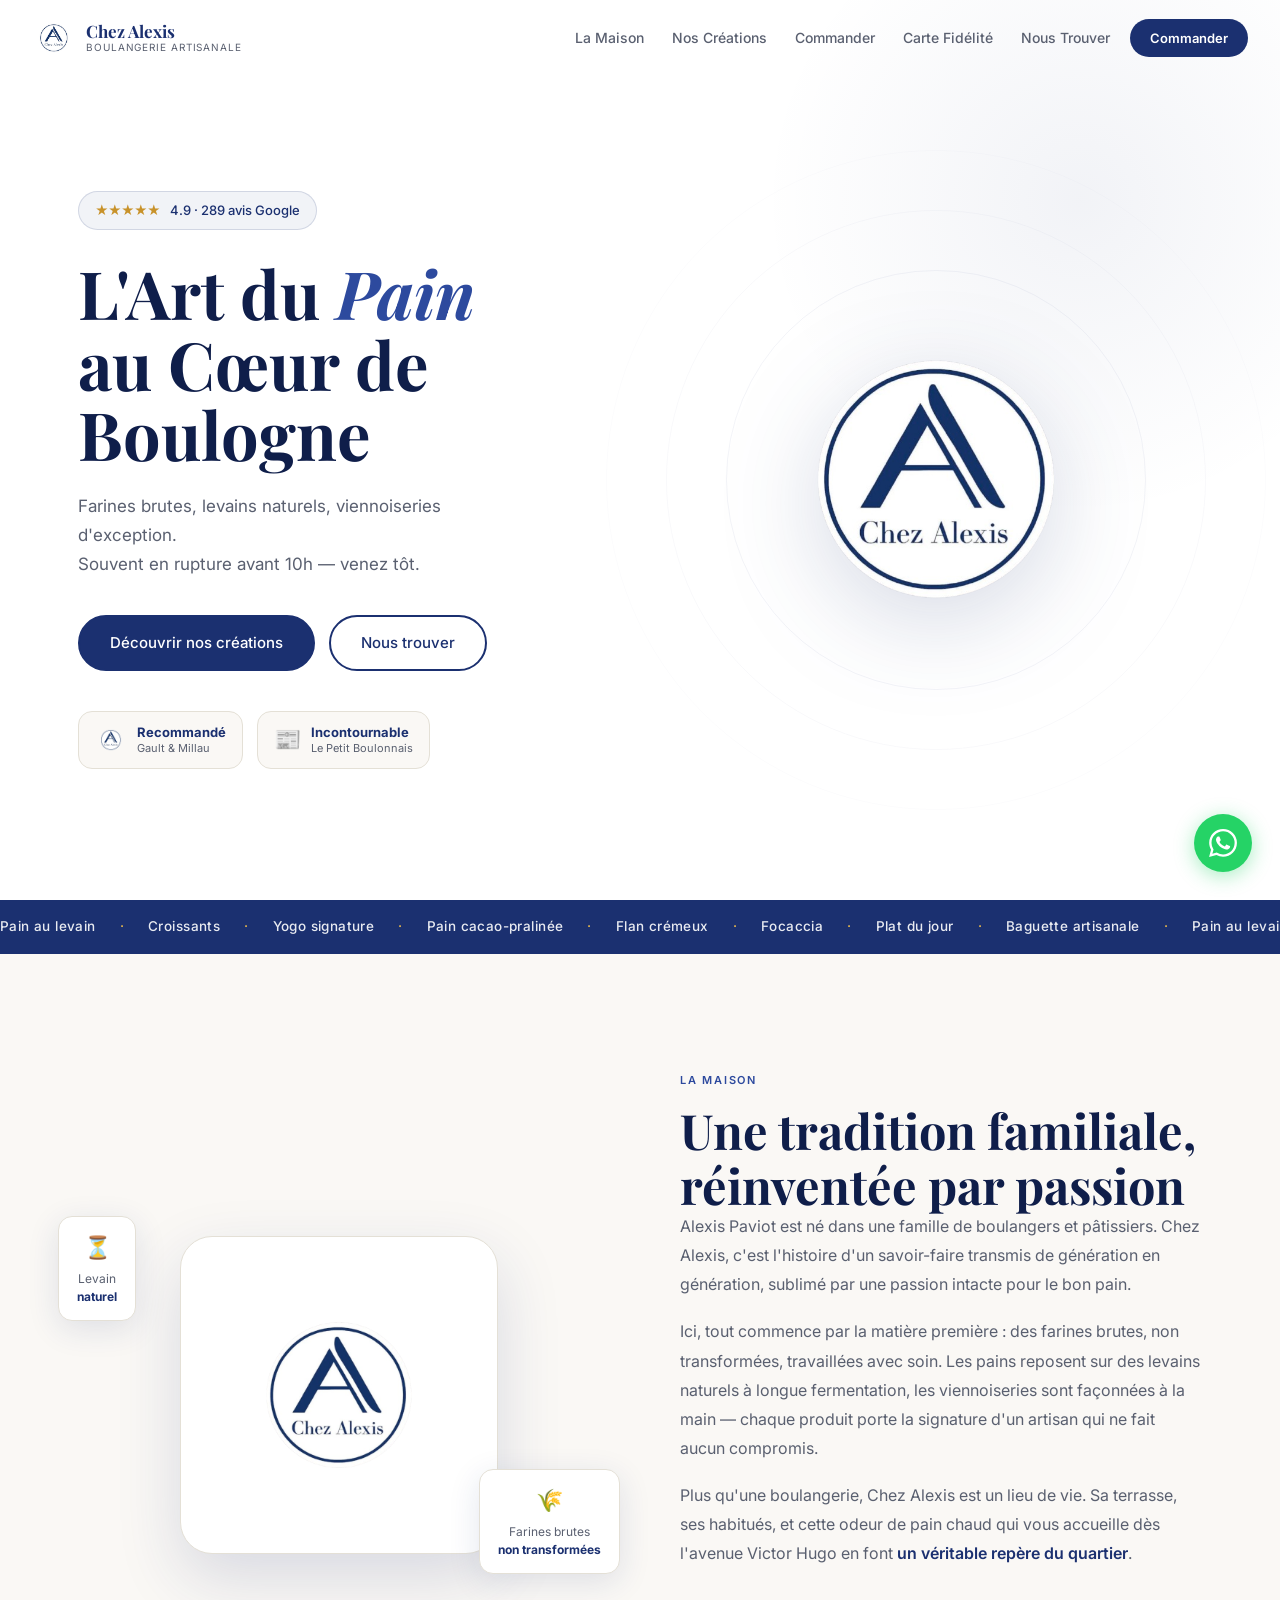
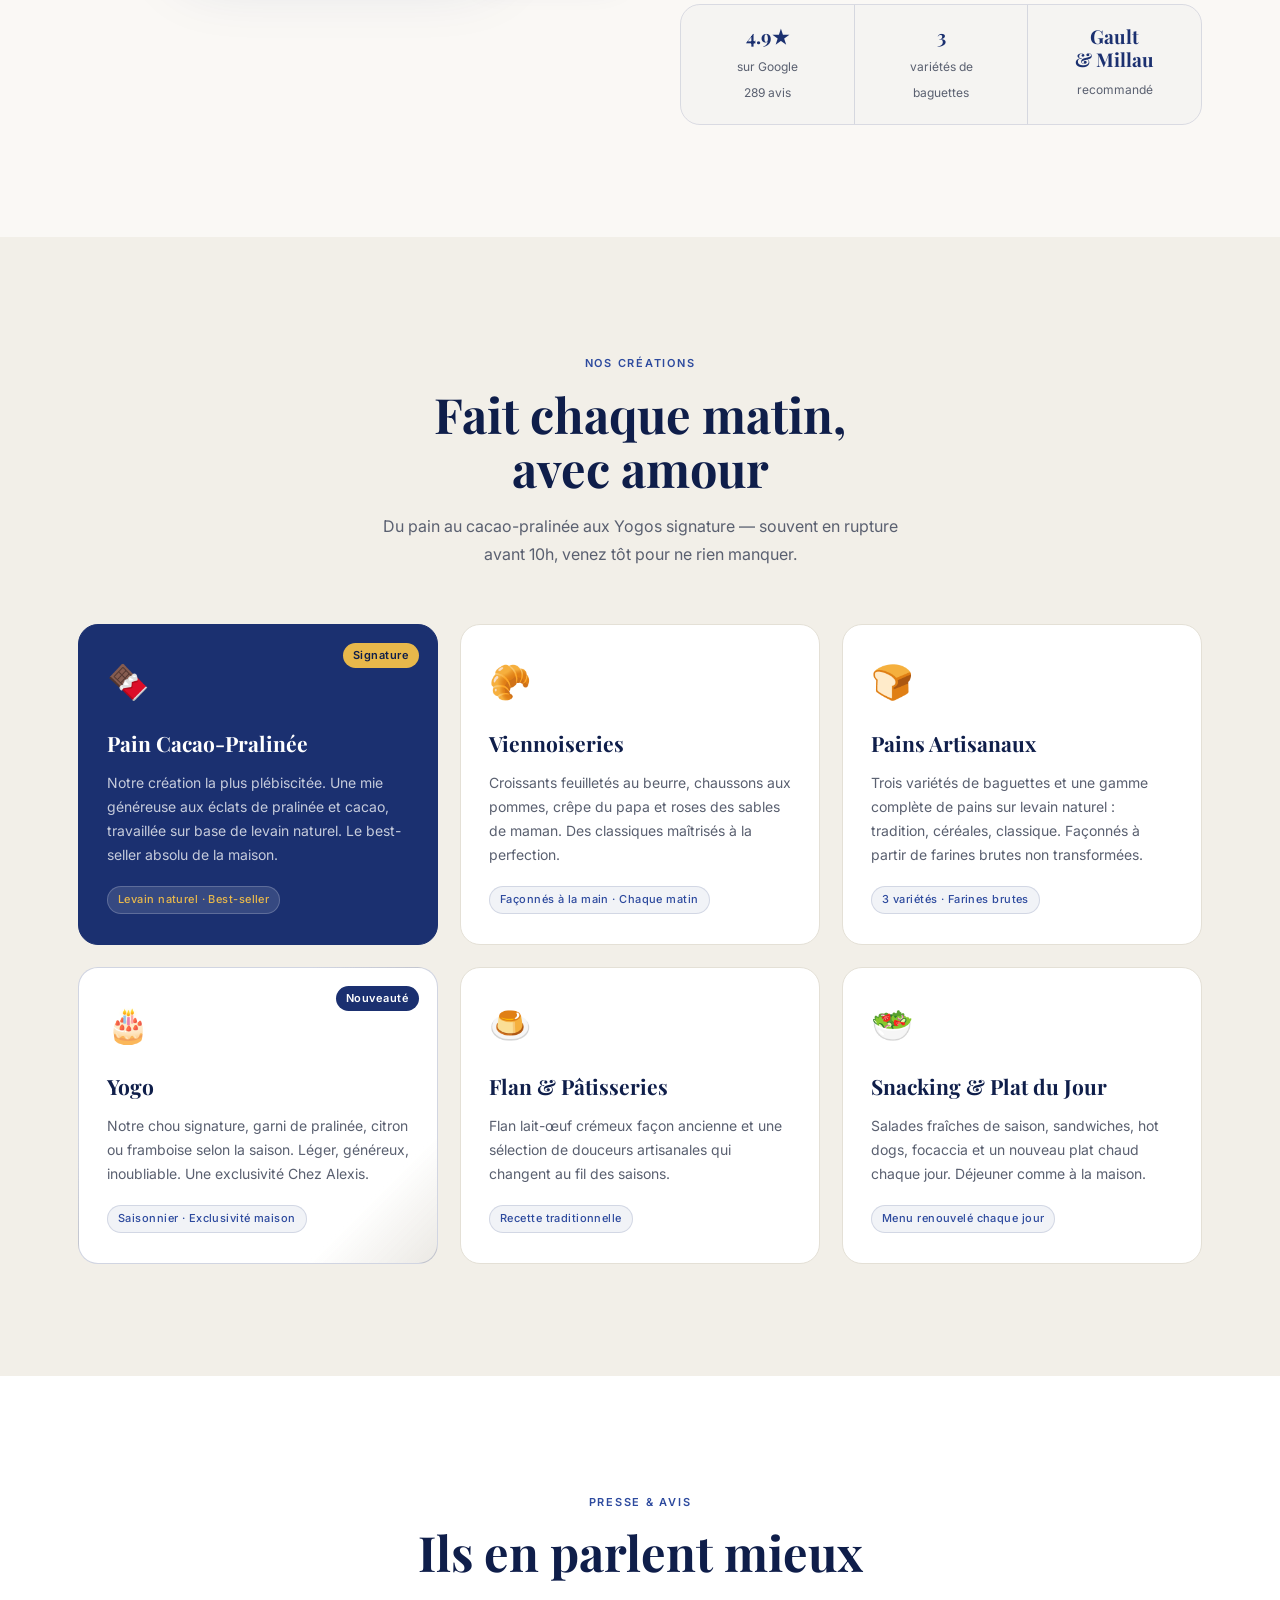
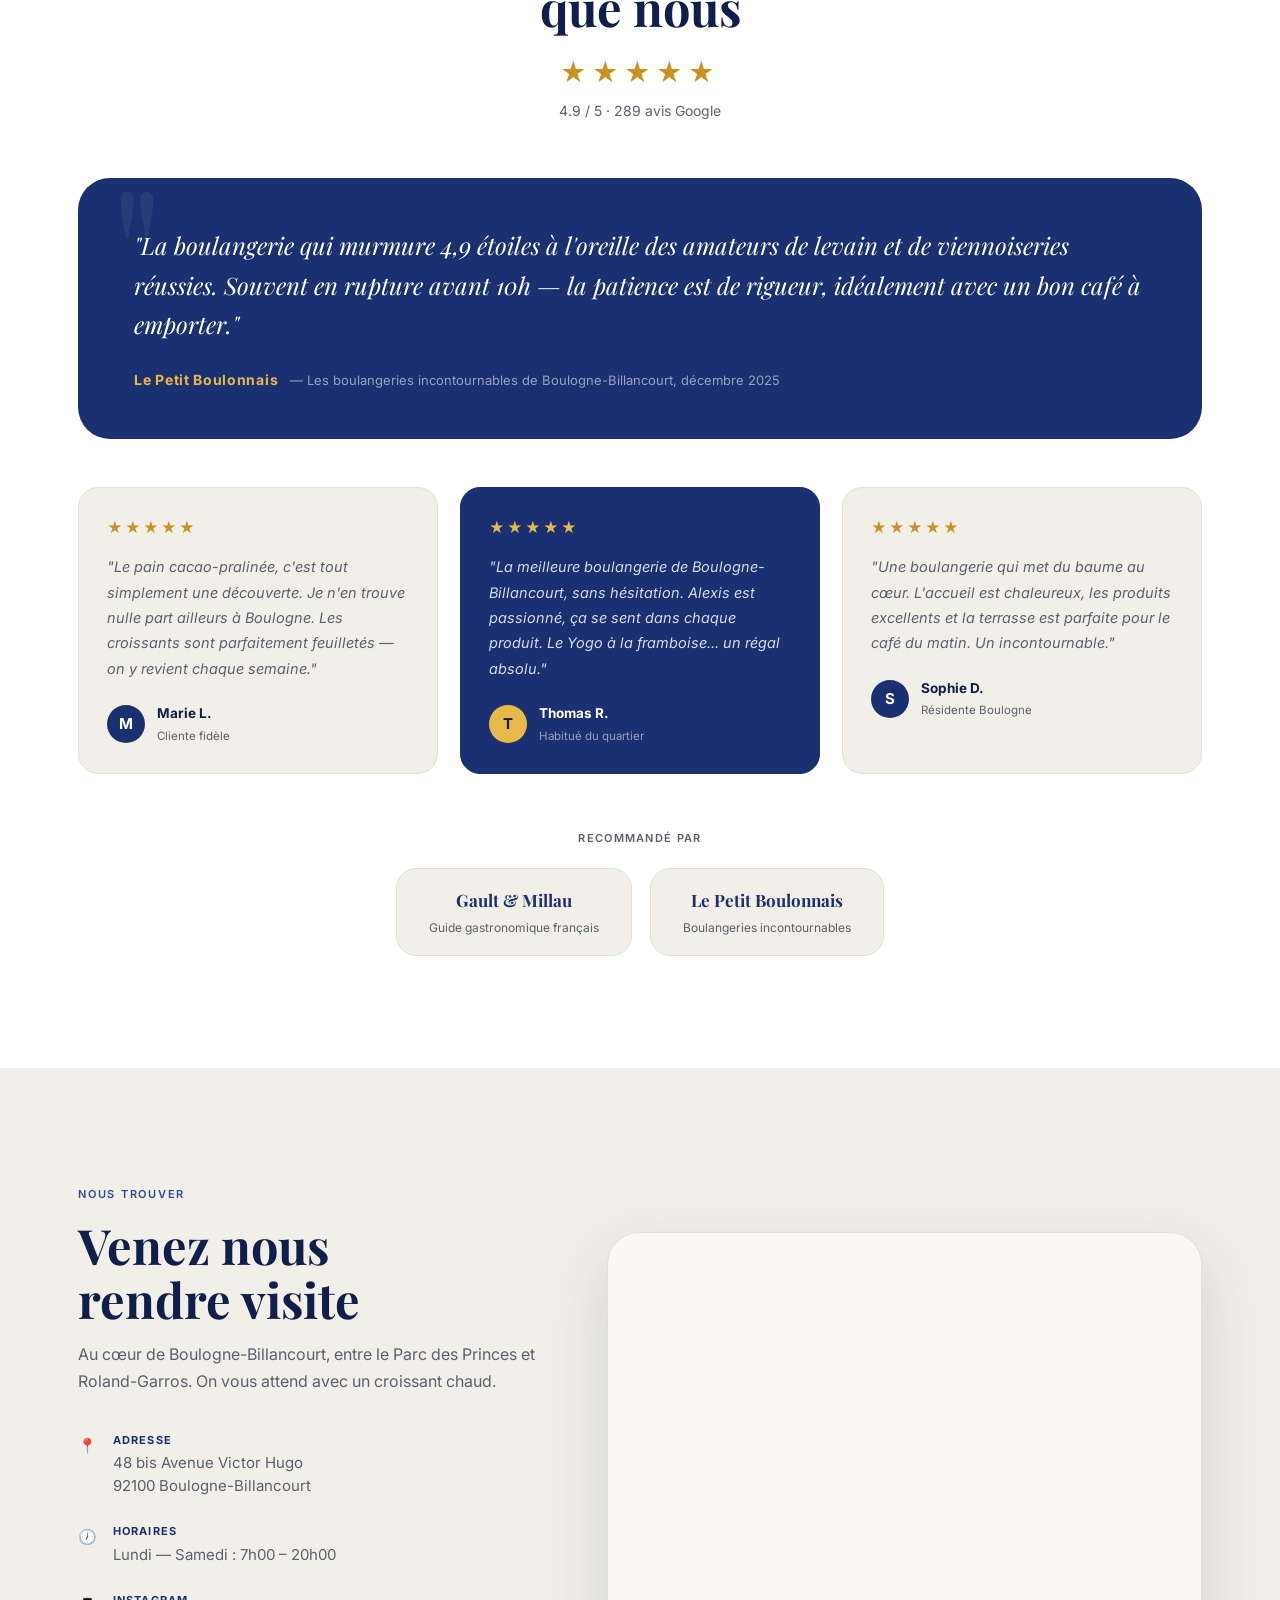
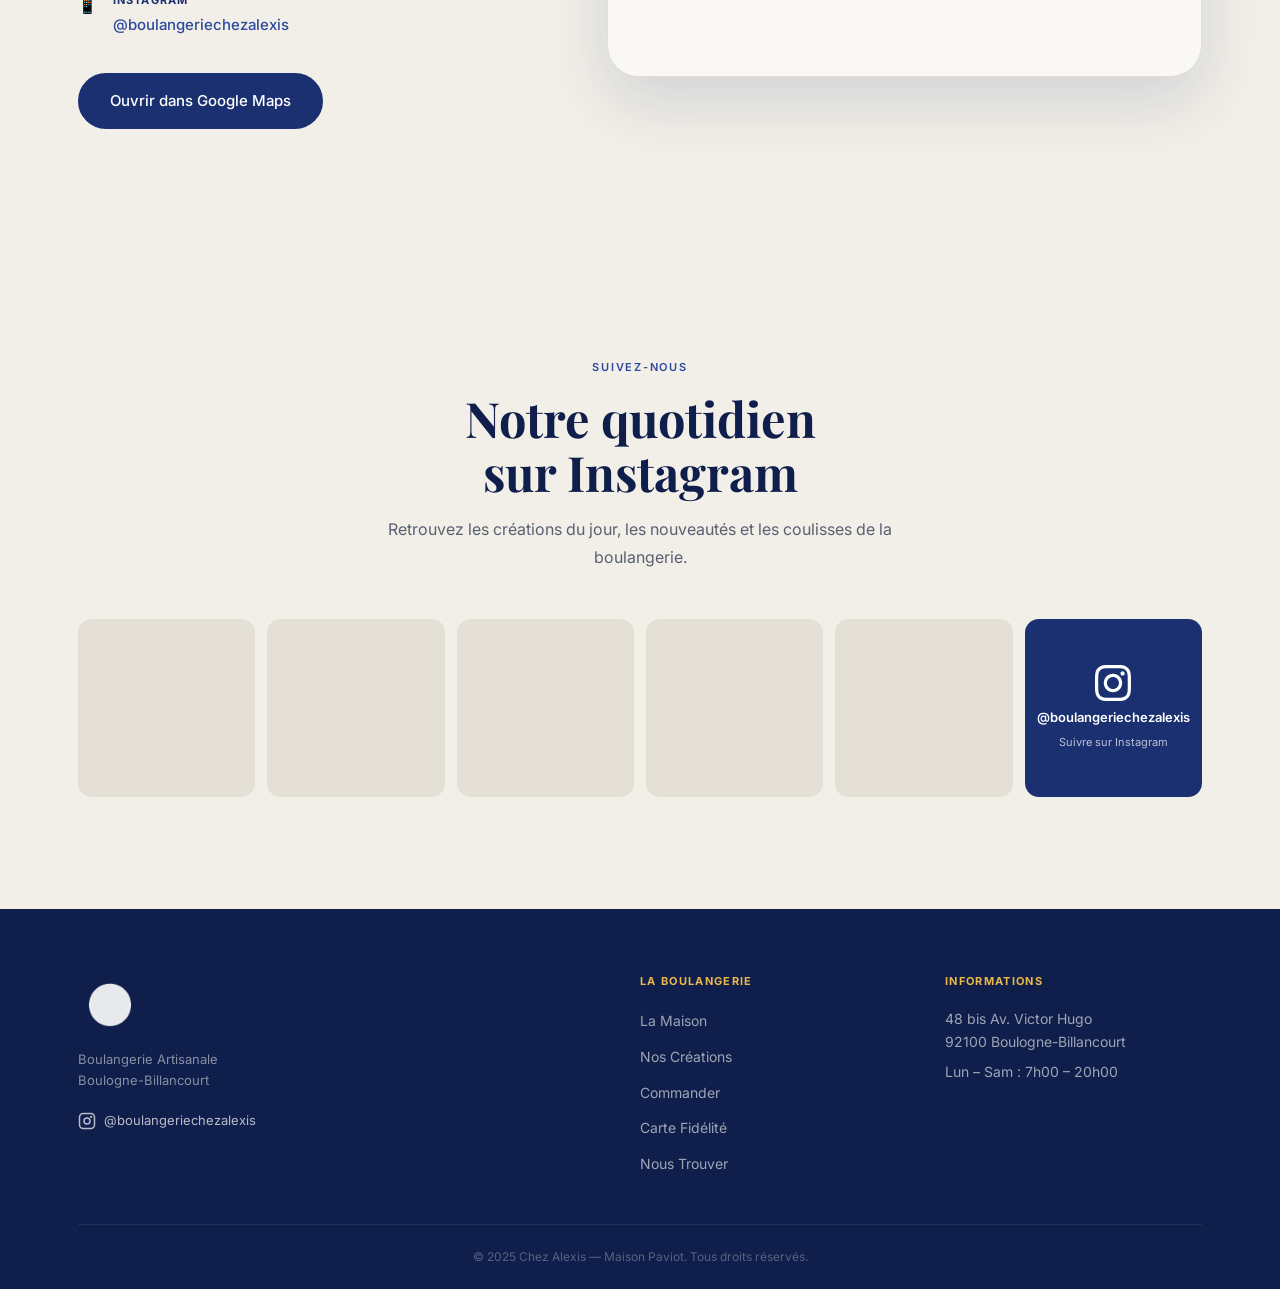
<file: index.html>
<!DOCTYPE html>
<html lang="fr">
<head>
  <meta charset="UTF-8" />
  <meta name="viewport" content="width=device-width, initial-scale=1.0" />

  <!-- ── Primary SEO ── -->
  <title>Chez Alexis — Boulangerie Artisanale à Boulogne-Billancourt | Pain au Levain & Viennoiseries</title>
  <meta name="description" content="Boulangerie artisanale Chez Alexis : pain au levain, croissants feuilletés, pain cacao-pralinée et Yogo signature. 4.9★ sur Google · 289 avis. 48 bis Avenue Victor Hugo, 92100 Boulogne-Billancourt. Lun–Sam 7h–20h." />
  <meta name="keywords" content="boulangerie Boulogne-Billancourt, pain au levain, Chez Alexis, boulangerie artisanale, croissants, viennoiseries, Yogo, pain cacao pralinée, 92100, Alexis Paviot" />
  <meta name="robots" content="index, follow" />
  <meta name="author" content="Chez Alexis — Maison Paviot" />
  <link rel="canonical" href="https://www.chezalexis-boulangerie.fr/" />

  <!-- ── Open Graph ── -->
  <meta property="og:type" content="website" />
  <meta property="og:locale" content="fr_FR" />
  <meta property="og:site_name" content="Chez Alexis" />
  <meta property="og:title" content="Chez Alexis — Boulangerie Artisanale à Boulogne-Billancourt" />
  <meta property="og:description" content="Pain au levain, croissants d'exception et Yogo signature. 4.9★ sur Google · 289 avis. 48 bis Avenue Victor Hugo, Boulogne-Billancourt." />
  <meta property="og:url" content="https://www.chezalexis-boulangerie.fr/" />
  <meta property="og:image" content="https://www.chezalexis-boulangerie.fr/assets/og-image.jpg" />
  <meta property="og:image:width" content="1200" />
  <meta property="og:image:height" content="630" />
  <meta property="og:image:alt" content="Boulangerie Chez Alexis — Boulogne-Billancourt" />

  <!-- ── Twitter Card ── -->
  <meta name="twitter:card" content="summary_large_image" />
  <meta name="twitter:title" content="Chez Alexis — Boulangerie Artisanale à Boulogne-Billancourt" />
  <meta name="twitter:description" content="Pain au levain, croissants d'exception et Yogo signature. 4.9★ sur Google." />
  <meta name="twitter:image" content="https://www.chezalexis-boulangerie.fr/assets/og-image.jpg" />

  <!-- ── JSON-LD Structured Data ── -->
  <script type="application/ld+json">
  {
    "@context": "https://schema.org",
    "@type": "Bakery",
    "name": "Chez Alexis",
    "alternateName": "Boulangerie Chez Alexis",
    "legalName": "Maison Paviot",
    "description": "Boulangerie artisanale fondée par Alexis Paviot, issu d'une famille de boulangers et pâtissiers. Pains au levain naturel, viennoiseries artisanales, pain cacao-pralinée signature et Yogo. 4.9★ sur Google, recommandé par Gault & Millau.",
    "url": "https://www.chezalexis-boulangerie.fr",
    "logo": "https://www.chezalexis-boulangerie.fr/assets/logo.png",
    "image": "https://www.chezalexis-boulangerie.fr/assets/og-image.jpg",
    "address": {
      "@type": "PostalAddress",
      "streetAddress": "48 bis Avenue Victor Hugo",
      "addressLocality": "Boulogne-Billancourt",
      "postalCode": "92100",
      "addressCountry": "FR",
      "addressRegion": "Île-de-France"
    },
    "geo": {
      "@type": "GeoCoordinates",
      "latitude": 48.8396,
      "longitude": 2.2409
    },
    "openingHoursSpecification": [
      {
        "@type": "OpeningHoursSpecification",
        "dayOfWeek": ["Monday","Tuesday","Wednesday","Thursday","Friday","Saturday"],
        "opens": "07:00",
        "closes": "20:00"
      }
    ],
    "aggregateRating": {
      "@type": "AggregateRating",
      "ratingValue": "4.9",
      "reviewCount": "289",
      "bestRating": "5",
      "worstRating": "1"
    },
    "sameAs": [
      "https://www.instagram.com/boulangeriechezalexis/",
      "https://fr.gaultmillau.com/en/artisans/chez-alexis"
    ],
    "servesCuisine": "Boulangerie française",
    "priceRange": "€",
    "currenciesAccepted": "EUR",
    "paymentAccepted": "Cash, Credit Card"
  }
  </script>

  <!-- ── Fonts ── -->
  <link rel="preconnect" href="https://fonts.googleapis.com" />
  <link rel="preconnect" href="https://fonts.gstatic.com" crossorigin />
  <link href="https://fonts.googleapis.com/css2?family=Playfair+Display:ital,wght@0,400;0,600;0,700;1,400;1,600&family=Inter:wght@300;400;500;600&display=swap" rel="stylesheet" />

  <link rel="stylesheet" href="style.css" />
</head>
<body>

  <!-- ════════════════════════════════
       NAV
  ════════════════════════════════ -->
  <header role="banner">
    <nav class="nav" id="nav" aria-label="Navigation principale">
      <div class="nav__inner">

        <a href="#accueil" class="nav__logo" aria-label="Chez Alexis — accueil">
          <img src="assets/logo.png" alt="Logo Chez Alexis" class="nav__logo-img" width="48" height="48" />
          <span class="nav__logo-text">
            <span class="nav__logo-name">Chez Alexis</span>
            <span class="nav__logo-sub">Boulangerie Artisanale</span>
          </span>
        </a>

        <ul class="nav__links" role="list">
          <li><a href="#maison">La Maison</a></li>
          <li><a href="#creations">Nos Créations</a></li>
          <li><a href="commander.html">Commander</a></li>
          <li><a href="fidelite.html">Carte Fidélité</a></li>
          <li><a href="#visiter">Nous Trouver</a></li>
        </ul>

        <a href="commander.html" class="nav__cta">Commander</a>

        <button class="nav__burger" id="burger" aria-label="Ouvrir le menu" aria-expanded="false" aria-controls="mobile-menu">
          <span></span><span></span><span></span>
        </button>
      </div>

      <div class="nav__mobile" id="mobile-menu" aria-hidden="true">
        <ul role="list">
          <li><a href="#maison">La Maison</a></li>
          <li><a href="#creations">Nos Créations</a></li>
          <li><a href="commander.html">Commander</a></li>
          <li><a href="fidelite.html">Carte Fidélité</a></li>
          <li><a href="#visiter">Nous Trouver</a></li>
        </ul>
      </div>
    </nav>
  </header>

  <main id="main-content">

    <!-- ════════════════════════════════
         HERO
    ════════════════════════════════ -->
    <section class="hero" id="accueil" aria-label="Présentation">
      <div class="hero__inner">

        <div class="hero__content" data-reveal>
          <div class="hero__badge" role="img" aria-label="Note : 4,9 sur 5 — 289 avis Google">
            <span class="hero__stars" aria-hidden="true">★★★★★</span>
            <span>4.9 · 289 avis Google</span>
          </div>

          <h1 class="hero__title">
            L'Art du <em>Pain</em><br>
            au Cœur de<br>
            Boulogne
          </h1>

          <p class="hero__subtitle">
            Farines brutes, levains naturels, viennoiseries d'exception.<br>
            Souvent en rupture avant 10h — venez tôt.
          </p>

          <div class="hero__actions">
            <a href="#creations" class="btn btn--primary">Découvrir nos créations</a>
            <a href="#visiter" class="btn btn--outline">Nous trouver</a>
          </div>

          <div class="hero__trust">
            <div class="trust-badge">
              <img src="assets/logo.png" alt="Chez Alexis" class="trust-badge__logo" width="36" height="36" />
              <div class="trust-badge__text">
                <strong>Recommandé</strong>
                <span>Gault &amp; Millau</span>
              </div>
            </div>
            <div class="trust-badge">
              <span class="trust-badge__icon" aria-hidden="true">📰</span>
              <div class="trust-badge__text">
                <strong>Incontournable</strong>
                <span>Le Petit Boulonnais</span>
              </div>
            </div>
          </div>
        </div>

        <div class="hero__visual" aria-hidden="true">
          <div class="hero__logo-display">
            <img src="assets/logo.png" alt="Chez Alexis — Boulangerie Artisanale" class="hero__logo-big" width="340" height="340" />
          </div>
          <div class="hero__deco-ring hero__deco-ring--1"></div>
          <div class="hero__deco-ring hero__deco-ring--2"></div>
          <div class="hero__deco-ring hero__deco-ring--3"></div>
        </div>

      </div>
    </section>

    <!-- ════════════════════════════════
         RIBBON
    ════════════════════════════════ -->
    <div class="ribbon" aria-hidden="true">
      <div class="ribbon__track">
        <span>Pain au levain</span><span class="ribbon__sep">·</span>
        <span>Croissants</span><span class="ribbon__sep">·</span>
        <span>Yogo signature</span><span class="ribbon__sep">·</span>
        <span>Pain cacao-pralinée</span><span class="ribbon__sep">·</span>
        <span>Flan crémeux</span><span class="ribbon__sep">·</span>
        <span>Focaccia</span><span class="ribbon__sep">·</span>
        <span>Plat du jour</span><span class="ribbon__sep">·</span>
        <span>Baguette artisanale</span><span class="ribbon__sep">·</span>
        <span>Pain au levain</span><span class="ribbon__sep">·</span>
        <span>Croissants</span><span class="ribbon__sep">·</span>
        <span>Yogo signature</span><span class="ribbon__sep">·</span>
        <span>Pain cacao-pralinée</span><span class="ribbon__sep">·</span>
        <span>Flan crémeux</span><span class="ribbon__sep">·</span>
        <span>Focaccia</span><span class="ribbon__sep">·</span>
        <span>Plat du jour</span><span class="ribbon__sep">·</span>
        <span>Baguette artisanale</span><span class="ribbon__sep">·</span>
      </div>
    </div>

    <!-- ════════════════════════════════
         LA MAISON
    ════════════════════════════════ -->
    <section class="section maison" id="maison" aria-labelledby="maison-title">
      <div class="container">
        <div class="maison__grid">

          <div class="maison__visual" data-reveal>
            <div class="maison__logo-wrap">
              <img src="assets/logo.png" alt="Chez Alexis — Maison Paviot" class="maison__logo" width="260" height="260" />
            </div>
            <div class="maison__card maison__card--1" aria-label="Farines brutes non transformées">
              <span aria-hidden="true">🌾</span>
              <p>Farines brutes<br><strong>non transformées</strong></p>
            </div>
            <div class="maison__card maison__card--2" aria-label="Levain naturel">
              <span aria-hidden="true">⏳</span>
              <p>Levain<br><strong>naturel</strong></p>
            </div>
          </div>

          <div class="maison__content" data-reveal>
            <span class="label" aria-hidden="true">La Maison</span>
            <h2 class="section-title" id="maison-title">
              Une tradition familiale,<br>réinventée par passion
            </h2>

            <p class="maison__text">
              Alexis Paviot est né dans une famille de boulangers et pâtissiers. Chez Alexis, c'est l'histoire d'un savoir-faire transmis de génération en génération, sublimé par une passion intacte pour le bon pain.
            </p>
            <p class="maison__text">
              Ici, tout commence par la matière première : des farines brutes, non transformées, travaillées avec soin. Les pains reposent sur des levains naturels à longue fermentation, les viennoiseries sont façonnées à la main — chaque produit porte la signature d'un artisan qui ne fait aucun compromis.
            </p>
            <p class="maison__text">
              Plus qu'une boulangerie, Chez Alexis est un lieu de vie. Sa terrasse, ses habitués, et cette odeur de pain chaud qui vous accueille dès l'avenue Victor Hugo en font <strong>un véritable repère du quartier</strong>.
            </p>

            <div class="maison__stats" role="list" aria-label="Chiffres clés">
              <div class="stat" role="listitem">
                <strong class="stat__value">4.9★</strong>
                <span class="stat__label">sur Google<br>289 avis</span>
              </div>
              <div class="stat" role="listitem">
                <strong class="stat__value">3</strong>
                <span class="stat__label">variétés de<br>baguettes</span>
              </div>
              <div class="stat" role="listitem">
                <strong class="stat__value">Gault<br>&amp; Millau</strong>
                <span class="stat__label">recommandé</span>
              </div>
            </div>
          </div>

        </div>
      </div>
    </section>

    <!-- ════════════════════════════════
         NOS CRÉATIONS
    ════════════════════════════════ -->
    <section class="section creations" id="creations" aria-labelledby="creations-title">
      <div class="container">

        <header class="section-header" data-reveal>
          <span class="label" aria-hidden="true">Nos Créations</span>
          <h2 class="section-title" id="creations-title">
            Fait chaque matin,<br>avec amour
          </h2>
          <p class="section-intro">
            Du pain au cacao-pralinée aux Yogos signature — souvent en rupture avant 10h, venez tôt pour ne rien manquer.
          </p>
        </header>

        <ul class="creations__grid" role="list">

          <li class="product-card product-card--hero" data-reveal>
            <div class="product-card__badge">Signature</div>
            <div class="product-card__icon" aria-hidden="true">🍫</div>
            <h3 class="product-card__title">Pain Cacao-Pralinée</h3>
            <p class="product-card__desc">
              Notre création la plus plébiscitée. Une mie généreuse aux éclats de pralinée et cacao, travaillée sur base de levain naturel. Le best-seller absolu de la maison.
            </p>
            <span class="product-card__tag">Levain naturel · Best-seller</span>
          </li>

          <li class="product-card" data-reveal>
            <div class="product-card__icon" aria-hidden="true">🥐</div>
            <h3 class="product-card__title">Viennoiseries</h3>
            <p class="product-card__desc">
              Croissants feuilletés au beurre, chaussons aux pommes, crêpe du papa et roses des sables de maman. Des classiques maîtrisés à la perfection.
            </p>
            <span class="product-card__tag">Façonnés à la main · Chaque matin</span>
          </li>

          <li class="product-card" data-reveal>
            <div class="product-card__icon" aria-hidden="true">🍞</div>
            <h3 class="product-card__title">Pains Artisanaux</h3>
            <p class="product-card__desc">
              Trois variétés de baguettes et une gamme complète de pains sur levain naturel : tradition, céréales, classique. Façonnés à partir de farines brutes non transformées.
            </p>
            <span class="product-card__tag">3 variétés · Farines brutes</span>
          </li>

          <li class="product-card product-card--accent" data-reveal>
            <div class="product-card__badge">Nouveauté</div>
            <div class="product-card__icon" aria-hidden="true">🎂</div>
            <h3 class="product-card__title">Yogo</h3>
            <p class="product-card__desc">
              Notre chou signature, garni de pralinée, citron ou framboise selon la saison. Léger, généreux, inoubliable. Une exclusivité Chez Alexis.
            </p>
            <span class="product-card__tag">Saisonnier · Exclusivité maison</span>
          </li>

          <li class="product-card" data-reveal>
            <div class="product-card__icon" aria-hidden="true">🍮</div>
            <h3 class="product-card__title">Flan &amp; Pâtisseries</h3>
            <p class="product-card__desc">
              Flan lait-œuf crémeux façon ancienne et une sélection de douceurs artisanales qui changent au fil des saisons.
            </p>
            <span class="product-card__tag">Recette traditionnelle</span>
          </li>

          <li class="product-card" data-reveal>
            <div class="product-card__icon" aria-hidden="true">🥗</div>
            <h3 class="product-card__title">Snacking &amp; Plat du Jour</h3>
            <p class="product-card__desc">
              Salades fraîches de saison, sandwiches, hot dogs, focaccia et un nouveau plat chaud chaque jour. Déjeuner comme à la maison.
            </p>
            <span class="product-card__tag">Menu renouvelé chaque jour</span>
          </li>

        </ul>
      </div>
    </section>

    <!-- ════════════════════════════════
         PRESSE & AVIS
    ════════════════════════════════ -->
    <section class="section presse" id="presse" aria-labelledby="presse-title">
      <div class="container">

        <header class="section-header" data-reveal>
          <span class="label" aria-hidden="true">Presse &amp; Avis</span>
          <h2 class="section-title" id="presse-title">
            Ils en parlent mieux<br>que nous
          </h2>
          <div class="presse__score" aria-label="Note moyenne : 4,9 sur 5 — 289 avis Google">
            <span class="presse__stars" aria-hidden="true">★★★★★</span>
            <span class="presse__meta">4.9 / 5 · 289 avis Google</span>
          </div>
        </header>

        <!-- Press quote -->
        <article class="press-quote" data-reveal aria-label="Citation presse — Le Petit Boulonnais">
          <blockquote class="press-quote__block">
            <p>
              "La boulangerie qui murmure 4,9 étoiles à l'oreille des amateurs de levain et de viennoiseries réussies. Souvent en rupture avant 10h&nbsp;— la patience est de rigueur, idéalement avec un bon café à emporter."
            </p>
          </blockquote>
          <footer class="press-quote__source">
            <span class="press-quote__pub">Le Petit Boulonnais</span>
            <span class="press-quote__context">— Les boulangeries incontournables de Boulogne-Billancourt, décembre 2025</span>
          </footer>
        </article>

        <!-- Review cards -->
        <ul class="reviews__grid" role="list" aria-label="Avis clients">

          <li class="review-card" data-reveal>
            <div class="review-card__stars" aria-label="5 étoiles" aria-hidden="true">★★★★★</div>
            <p class="review-card__text">
              "Le pain cacao-pralinée, c'est tout simplement une découverte. Je n'en trouve nulle part ailleurs à Boulogne. Les croissants sont parfaitement feuilletés — on y revient chaque semaine."
            </p>
            <div class="review-card__author">
              <div class="review-card__avatar" aria-hidden="true">M</div>
              <div>
                <strong>Marie L.</strong>
                <span>Cliente fidèle</span>
              </div>
            </div>
          </li>

          <li class="review-card review-card--featured" data-reveal>
            <div class="review-card__stars" aria-label="5 étoiles" aria-hidden="true">★★★★★</div>
            <p class="review-card__text">
              "La meilleure boulangerie de Boulogne-Billancourt, sans hésitation. Alexis est passionné, ça se sent dans chaque produit. Le Yogo à la framboise... un régal absolu."
            </p>
            <div class="review-card__author">
              <div class="review-card__avatar" aria-hidden="true">T</div>
              <div>
                <strong>Thomas R.</strong>
                <span>Habitué du quartier</span>
              </div>
            </div>
          </li>

          <li class="review-card" data-reveal>
            <div class="review-card__stars" aria-label="5 étoiles" aria-hidden="true">★★★★★</div>
            <p class="review-card__text">
              "Une boulangerie qui met du baume au cœur. L'accueil est chaleureux, les produits excellents et la terrasse est parfaite pour le café du matin. Un incontournable."
            </p>
            <div class="review-card__author">
              <div class="review-card__avatar" aria-hidden="true">S</div>
              <div>
                <strong>Sophie D.</strong>
                <span>Résidente Boulogne</span>
              </div>
            </div>
          </li>

        </ul>

        <!-- Press logos -->
        <div class="press-logos" data-reveal aria-label="Recommandations presse">
          <p class="press-logos__label">Recommandé par</p>
          <ul class="press-logos__list" role="list">
            <li class="press-logo-card">
              <strong class="press-logo-card__name">Gault &amp; Millau</strong>
              <span class="press-logo-card__desc">Guide gastronomique français</span>
            </li>
            <li class="press-logo-card">
              <strong class="press-logo-card__name">Le Petit Boulonnais</strong>
              <span class="press-logo-card__desc">Boulangeries incontournables</span>
            </li>
          </ul>
        </div>

      </div>
    </section>

    <!-- ════════════════════════════════
         NOUS TROUVER
    ════════════════════════════════ -->
    <section class="section visiter" id="visiter" aria-labelledby="visiter-title">
      <div class="container">
        <div class="visiter__grid">

          <div class="visiter__info" data-reveal>
            <span class="label" aria-hidden="true">Nous Trouver</span>
            <h2 class="section-title" id="visiter-title">
              Venez nous<br>rendre visite
            </h2>
            <p class="visiter__desc">
              Au cœur de Boulogne-Billancourt, entre le Parc des Princes et Roland-Garros. On vous attend avec un croissant chaud.
            </p>

            <address class="visiter__details" aria-label="Coordonnées de la boulangerie">
              <div class="visiter__detail">
                <span class="visiter__detail-icon" aria-hidden="true">📍</span>
                <div>
                  <strong>Adresse</strong>
                  <span>48 bis Avenue Victor Hugo<br>92100 Boulogne-Billancourt</span>
                </div>
              </div>
              <div class="visiter__detail">
                <span class="visiter__detail-icon" aria-hidden="true">🕖</span>
                <div>
                  <strong>Horaires</strong>
                  <span>
                    <time datetime="Mo-Sa 07:00-20:00">Lundi — Samedi : 7h00 – 20h00</time>
                  </span>
                </div>
              </div>
              <div class="visiter__detail">
                <span class="visiter__detail-icon" aria-hidden="true">📱</span>
                <div>
                  <strong>Instagram</strong>
                  <a href="https://www.instagram.com/boulangeriechezalexis/" target="_blank" rel="noopener noreferrer" class="visiter__ig">@boulangeriechezalexis</a>
                </div>
              </div>
            </address>

            <a href="https://maps.google.com/?q=48+bis+Avenue+Victor+Hugo,+92100+Boulogne-Billancourt" target="_blank" rel="noopener noreferrer" class="btn btn--primary visiter__maps-btn">
              Ouvrir dans Google Maps
            </a>
          </div>

          <div class="visiter__map" data-reveal>
            <iframe
              title="Localisation Chez Alexis — 48 bis Avenue Victor Hugo, Boulogne-Billancourt"
              src="https://maps.google.com/maps?q=48+bis+Avenue+Victor+Hugo,+92100+Boulogne-Billancourt&output=embed"
              allowfullscreen
              loading="lazy"
              referrerpolicy="no-referrer-when-downgrade"
              aria-label="Carte Google Maps — Chez Alexis">
            </iframe>
          </div>

        </div>
      </div>
    </section>

    <!-- ════════════════════════════════
         INSTAGRAM
    ════════════════════════════════ -->
    <section class="section instagram-section" id="instagram" aria-labelledby="instagram-title">
      <div class="container">
        <div class="instagram-header" data-reveal>
          <span class="label" aria-hidden="true">Suivez-nous</span>
          <h2 class="section-title" id="instagram-title">Notre quotidien<br>sur Instagram</h2>
          <p class="section-intro">Retrouvez les créations du jour, les nouveautés et les coulisses de la boulangerie.</p>
        </div>

        <div class="instagram-grid" data-reveal aria-label="Aperçu Instagram @boulangeriechezalexis">
          <a href="https://www.instagram.com/boulangeriechezalexis/" target="_blank" rel="noopener noreferrer" class="instagram-post" aria-label="Voir sur Instagram">
            <div class="instagram-post__img instagram-post__img--1"></div>
            <div class="instagram-post__overlay"><svg width="24" height="24" viewBox="0 0 24 24" fill="white" aria-hidden="true"><path d="M12 2.163c3.204 0 3.584.012 4.85.07 3.252.148 4.771 1.691 4.919 4.919.058 1.265.069 1.645.069 4.849 0 3.205-.012 3.584-.069 4.849-.149 3.225-1.664 4.771-4.919 4.919-1.266.058-1.644.07-4.85.07-3.204 0-3.584-.012-4.849-.07-3.26-.149-4.771-1.699-4.919-4.92-.058-1.265-.07-1.644-.07-4.849 0-3.204.013-3.583.07-4.849.149-3.227 1.664-4.771 4.919-4.919 1.266-.057 1.645-.069 4.849-.069zm0-2.163c-3.259 0-3.667.014-4.947.072-4.358.2-6.78 2.618-6.98 6.98-.059 1.281-.073 1.689-.073 4.948 0 3.259.014 3.668.072 4.948.2 4.358 2.618 6.78 6.98 6.98 1.281.058 1.689.072 4.948.072 3.259 0 3.668-.014 4.948-.072 4.354-.2 6.782-2.618 6.979-6.98.059-1.28.073-1.689.073-4.948 0-3.259-.014-3.667-.072-4.947-.196-4.354-2.617-6.78-6.979-6.98-1.281-.059-1.69-.073-4.949-.073zm0 5.838c-3.403 0-6.162 2.759-6.162 6.162s2.759 6.163 6.162 6.163 6.162-2.759 6.162-6.163c0-3.403-2.759-6.162-6.162-6.162zm0 10.162c-2.209 0-4-1.79-4-4 0-2.209 1.791-4 4-4s4 1.791 4 4c0 2.21-1.791 4-4 4zm6.406-11.845c-.796 0-1.441.645-1.441 1.44s.645 1.44 1.441 1.44c.795 0 1.439-.645 1.439-1.44s-.644-1.44-1.439-1.44z"/></svg></div>
          </a>
          <a href="https://www.instagram.com/boulangeriechezalexis/" target="_blank" rel="noopener noreferrer" class="instagram-post" aria-label="Voir sur Instagram">
            <div class="instagram-post__img instagram-post__img--2"></div>
            <div class="instagram-post__overlay"><svg width="24" height="24" viewBox="0 0 24 24" fill="white" aria-hidden="true"><path d="M12 2.163c3.204 0 3.584.012 4.85.07 3.252.148 4.771 1.691 4.919 4.919.058 1.265.069 1.645.069 4.849 0 3.205-.012 3.584-.069 4.849-.149 3.225-1.664 4.771-4.919 4.919-1.266.058-1.644.07-4.85.07-3.204 0-3.584-.012-4.849-.07-3.26-.149-4.771-1.699-4.919-4.92-.058-1.265-.07-1.644-.07-4.849 0-3.204.013-3.583.07-4.849.149-3.227 1.664-4.771 4.919-4.919 1.266-.057 1.645-.069 4.849-.069zm0-2.163c-3.259 0-3.667.014-4.947.072-4.358.2-6.78 2.618-6.98 6.98-.059 1.281-.073 1.689-.073 4.948 0 3.259.014 3.668.072 4.948.2 4.358 2.618 6.78 6.98 6.98 1.281.058 1.689.072 4.948.072 3.259 0 3.668-.014 4.948-.072 4.354-.2 6.782-2.618 6.979-6.98.059-1.28.073-1.689.073-4.948 0-3.259-.014-3.667-.072-4.947-.196-4.354-2.617-6.78-6.979-6.98-1.281-.059-1.69-.073-4.949-.073zm0 5.838c-3.403 0-6.162 2.759-6.162 6.162s2.759 6.163 6.162 6.163 6.162-2.759 6.162-6.163c0-3.403-2.759-6.162-6.162-6.162zm0 10.162c-2.209 0-4-1.79-4-4 0-2.209 1.791-4 4-4s4 1.791 4 4c0 2.21-1.791 4-4 4zm6.406-11.845c-.796 0-1.441.645-1.441 1.44s.645 1.44 1.441 1.44c.795 0 1.439-.645 1.439-1.44s-.644-1.44-1.439-1.44z"/></svg></div>
          </a>
          <a href="https://www.instagram.com/boulangeriechezalexis/" target="_blank" rel="noopener noreferrer" class="instagram-post" aria-label="Voir sur Instagram">
            <div class="instagram-post__img instagram-post__img--3"></div>
            <div class="instagram-post__overlay"><svg width="24" height="24" viewBox="0 0 24 24" fill="white" aria-hidden="true"><path d="M12 2.163c3.204 0 3.584.012 4.85.07 3.252.148 4.771 1.691 4.919 4.919.058 1.265.069 1.645.069 4.849 0 3.205-.012 3.584-.069 4.849-.149 3.225-1.664 4.771-4.919 4.919-1.266.058-1.644.07-4.85.07-3.204 0-3.584-.012-4.849-.07-3.26-.149-4.771-1.699-4.919-4.92-.058-1.265-.07-1.644-.07-4.849 0-3.204.013-3.583.07-4.849.149-3.227 1.664-4.771 4.919-4.919 1.266-.057 1.645-.069 4.849-.069zm0-2.163c-3.259 0-3.667.014-4.947.072-4.358.2-6.78 2.618-6.98 6.98-.059 1.281-.073 1.689-.073 4.948 0 3.259.014 3.668.072 4.948.2 4.358 2.618 6.78 6.98 6.98 1.281.058 1.689.072 4.948.072 3.259 0 3.668-.014 4.948-.072 4.354-.2 6.782-2.618 6.979-6.98.059-1.28.073-1.689.073-4.948 0-3.259-.014-3.667-.072-4.947-.196-4.354-2.617-6.78-6.979-6.98-1.281-.059-1.69-.073-4.949-.073zm0 5.838c-3.403 0-6.162 2.759-6.162 6.162s2.759 6.163 6.162 6.163 6.162-2.759 6.162-6.163c0-3.403-2.759-6.162-6.162-6.162zm0 10.162c-2.209 0-4-1.79-4-4 0-2.209 1.791-4 4-4s4 1.791 4 4c0 2.21-1.791 4-4 4zm6.406-11.845c-.796 0-1.441.645-1.441 1.44s.645 1.44 1.441 1.44c.795 0 1.439-.645 1.439-1.44s-.644-1.44-1.439-1.44z"/></svg></div>
          </a>
          <a href="https://www.instagram.com/boulangeriechezalexis/" target="_blank" rel="noopener noreferrer" class="instagram-post" aria-label="Voir sur Instagram">
            <div class="instagram-post__img instagram-post__img--4"></div>
            <div class="instagram-post__overlay"><svg width="24" height="24" viewBox="0 0 24 24" fill="white" aria-hidden="true"><path d="M12 2.163c3.204 0 3.584.012 4.85.07 3.252.148 4.771 1.691 4.919 4.919.058 1.265.069 1.645.069 4.849 0 3.205-.012 3.584-.069 4.849-.149 3.225-1.664 4.771-4.919 4.919-1.266.058-1.644.07-4.85.07-3.204 0-3.584-.012-4.849-.07-3.26-.149-4.771-1.699-4.919-4.92-.058-1.265-.07-1.644-.07-4.849 0-3.204.013-3.583.07-4.849.149-3.227 1.664-4.771 4.919-4.919 1.266-.057 1.645-.069 4.849-.069zm0-2.163c-3.259 0-3.667.014-4.947.072-4.358.2-6.78 2.618-6.98 6.98-.059 1.281-.073 1.689-.073 4.948 0 3.259.014 3.668.072 4.948.2 4.358 2.618 6.78 6.98 6.98 1.281.058 1.689.072 4.948.072 3.259 0 3.668-.014 4.948-.072 4.354-.2 6.782-2.618 6.979-6.98.059-1.28.073-1.689.073-4.948 0-3.259-.014-3.667-.072-4.947-.196-4.354-2.617-6.78-6.979-6.98-1.281-.059-1.69-.073-4.949-.073zm0 5.838c-3.403 0-6.162 2.759-6.162 6.162s2.759 6.163 6.162 6.163 6.162-2.759 6.162-6.163c0-3.403-2.759-6.162-6.162-6.162zm0 10.162c-2.209 0-4-1.79-4-4 0-2.209 1.791-4 4-4s4 1.791 4 4c0 2.21-1.791 4-4 4zm6.406-11.845c-.796 0-1.441.645-1.441 1.44s.645 1.44 1.441 1.44c.795 0 1.439-.645 1.439-1.44s-.644-1.44-1.439-1.44z"/></svg></div>
          </a>
          <a href="https://www.instagram.com/boulangeriechezalexis/" target="_blank" rel="noopener noreferrer" class="instagram-post" aria-label="Voir sur Instagram">
            <div class="instagram-post__img instagram-post__img--5"></div>
            <div class="instagram-post__overlay"><svg width="24" height="24" viewBox="0 0 24 24" fill="white" aria-hidden="true"><path d="M12 2.163c3.204 0 3.584.012 4.85.07 3.252.148 4.771 1.691 4.919 4.919.058 1.265.069 1.645.069 4.849 0 3.205-.012 3.584-.069 4.849-.149 3.225-1.664 4.771-4.919 4.919-1.266.058-1.644.07-4.85.07-3.204 0-3.584-.012-4.849-.07-3.26-.149-4.771-1.699-4.919-4.92-.058-1.265-.07-1.644-.07-4.849 0-3.204.013-3.583.07-4.849.149-3.227 1.664-4.771 4.919-4.919 1.266-.057 1.645-.069 4.849-.069zm0-2.163c-3.259 0-3.667.014-4.947.072-4.358.2-6.78 2.618-6.98 6.98-.059 1.281-.073 1.689-.073 4.948 0 3.259.014 3.668.072 4.948.2 4.358 2.618 6.78 6.98 6.98 1.281.058 1.689.072 4.948.072 3.259 0 3.668-.014 4.948-.072 4.354-.2 6.782-2.618 6.979-6.98.059-1.28.073-1.689.073-4.948 0-3.259-.014-3.667-.072-4.947-.196-4.354-2.617-6.78-6.979-6.98-1.281-.059-1.69-.073-4.949-.073zm0 5.838c-3.403 0-6.162 2.759-6.162 6.162s2.759 6.163 6.162 6.163 6.162-2.759 6.162-6.163c0-3.403-2.759-6.162-6.162-6.162zm0 10.162c-2.209 0-4-1.79-4-4 0-2.209 1.791-4 4-4s4 1.791 4 4c0 2.21-1.791 4-4 4zm6.406-11.845c-.796 0-1.441.645-1.441 1.44s.645 1.44 1.441 1.44c.795 0 1.439-.645 1.439-1.44s-.644-1.44-1.439-1.44z"/></svg></div>
          </a>
          <a href="https://www.instagram.com/boulangeriechezalexis/" target="_blank" rel="noopener noreferrer" class="instagram-post instagram-post--cta" aria-label="Suivre sur Instagram">
            <div class="instagram-post__cta-inner">
              <svg width="36" height="36" viewBox="0 0 24 24" fill="currentColor" aria-hidden="true"><path d="M12 2.163c3.204 0 3.584.012 4.85.07 3.252.148 4.771 1.691 4.919 4.919.058 1.265.069 1.645.069 4.849 0 3.205-.012 3.584-.069 4.849-.149 3.225-1.664 4.771-4.919 4.919-1.266.058-1.644.07-4.85.07-3.204 0-3.584-.012-4.849-.07-3.26-.149-4.771-1.699-4.919-4.92-.058-1.265-.07-1.644-.07-4.849 0-3.204.013-3.583.07-4.849.149-3.227 1.664-4.771 4.919-4.919 1.266-.057 1.645-.069 4.849-.069zm0-2.163c-3.259 0-3.667.014-4.947.072-4.358.2-6.78 2.618-6.98 6.98-.059 1.281-.073 1.689-.073 4.948 0 3.259.014 3.668.072 4.948.2 4.358 2.618 6.78 6.98 6.98 1.281.058 1.689.072 4.948.072 3.259 0 3.668-.014 4.948-.072 4.354-.2 6.782-2.618 6.979-6.98.059-1.28.073-1.689.073-4.948 0-3.259-.014-3.667-.072-4.947-.196-4.354-2.617-6.78-6.979-6.98-1.281-.059-1.69-.073-4.949-.073zm0 5.838c-3.403 0-6.162 2.759-6.162 6.162s2.759 6.163 6.162 6.163 6.162-2.759 6.162-6.163c0-3.403-2.759-6.162-6.162-6.162zm0 10.162c-2.209 0-4-1.79-4-4 0-2.209 1.791-4 4-4s4 1.791 4 4c0 2.21-1.791 4-4 4zm6.406-11.845c-.796 0-1.441.645-1.441 1.44s.645 1.44 1.441 1.44c.795 0 1.439-.645 1.439-1.44s-.644-1.44-1.439-1.44z"/></svg>
              <strong>@boulangeriechezalexis</strong>
              <span>Suivre sur Instagram</span>
            </div>
          </a>
        </div>

      </div>
    </section>

  </main>

  <!-- ════════════════════════════════
       FOOTER
  ════════════════════════════════ -->
  <footer class="footer" role="contentinfo">
    <div class="container">
      <div class="footer__grid">

        <div class="footer__brand">
          <img src="assets/logo.png" alt="Chez Alexis" class="footer__logo" width="72" height="72" />
          <p class="footer__tagline">Boulangerie Artisanale<br>Boulogne-Billancourt</p>
          <a href="https://www.instagram.com/boulangeriechezalexis/" target="_blank" rel="noopener noreferrer" class="footer__ig" aria-label="Instagram Chez Alexis">
            <svg width="18" height="18" viewBox="0 0 24 24" fill="none" stroke="currentColor" stroke-width="2" stroke-linecap="round" stroke-linejoin="round" aria-hidden="true">
              <rect x="2" y="2" width="20" height="20" rx="5" ry="5"/>
              <circle cx="12" cy="12" r="4"/>
              <circle cx="17.5" cy="6.5" r="1.5" fill="currentColor" stroke="none"/>
            </svg>
            @boulangeriechezalexis
          </a>
        </div>

        <nav class="footer__nav" aria-label="Liens du pied de page">
          <h3 class="footer__nav-title">La Boulangerie</h3>
          <ul role="list">
            <li><a href="#maison">La Maison</a></li>
            <li><a href="#creations">Nos Créations</a></li>
            <li><a href="commander.html">Commander</a></li>
            <li><a href="fidelite.html">Carte Fidélité</a></li>
            <li><a href="#visiter">Nous Trouver</a></li>
          </ul>
        </nav>

        <div class="footer__contact">
          <h3 class="footer__nav-title">Informations</h3>
          <address>
            <p>48 bis Av. Victor Hugo<br>92100 Boulogne-Billancourt</p>
            <p><time datetime="Mo-Sa 07:00-20:00">Lun – Sam : 7h00 – 20h00</time></p>
          </address>
        </div>

      </div>

      <div class="footer__bottom">
        <p>&copy; 2025 Chez Alexis — Maison Paviot. Tous droits réservés.</p>
      </div>
    </div>
  </footer>

  <!-- WHATSAPP FLOATING BUTTON -->
  <!-- 📌 REPLACE: remplacer WHATSAPP_NUMBER par le numéro complet ex: 33612345678 -->
  <a
    href="https://wa.me/WHATSAPP_NUMBER?text=Bonjour%20Chez%20Alexis%20!"
    class="whatsapp-btn"
    target="_blank"
    rel="noopener noreferrer"
    aria-label="Nous contacter sur WhatsApp"
  >
    <svg width="28" height="28" viewBox="0 0 24 24" fill="currentColor" aria-hidden="true">
      <path d="M17.472 14.382c-.297-.149-1.758-.867-2.03-.967-.273-.099-.471-.148-.67.15-.197.297-.767.966-.94 1.164-.173.199-.347.223-.644.075-.297-.15-1.255-.463-2.39-1.475-.883-.788-1.48-1.761-1.653-2.059-.173-.297-.018-.458.13-.606.134-.133.298-.347.446-.52.149-.174.198-.298.298-.497.099-.198.05-.371-.025-.52-.075-.149-.669-1.612-.916-2.207-.242-.579-.487-.5-.669-.51-.173-.008-.371-.01-.57-.01-.198 0-.52.074-.792.372-.272.297-1.04 1.016-1.04 2.479 0 1.462 1.065 2.875 1.213 3.074.149.198 2.096 3.2 5.077 4.487.709.306 1.262.489 1.694.625.712.227 1.36.195 1.871.118.571-.085 1.758-.719 2.006-1.413.248-.694.248-1.289.173-1.413-.074-.124-.272-.198-.57-.347m-5.421 7.403h-.004a9.87 9.87 0 01-5.031-1.378l-.361-.214-3.741.982.998-3.648-.235-.374a9.86 9.86 0 01-1.51-5.26c.001-5.45 4.436-9.884 9.888-9.884 2.64 0 5.122 1.03 6.988 2.898a9.825 9.825 0 012.893 6.994c-.003 5.45-4.437 9.884-9.885 9.884m8.413-18.297A11.815 11.815 0 0012.05 0C5.495 0 .16 5.335.157 11.892c0 2.096.547 4.142 1.588 5.945L.057 24l6.305-1.654a11.882 11.882 0 005.683 1.448h.005c6.554 0 11.89-5.335 11.893-11.893a11.821 11.821 0 00-3.48-8.413z"/>
    </svg>
  </a>

  <script src="script.js"></script>
</body>
</html>
</file>
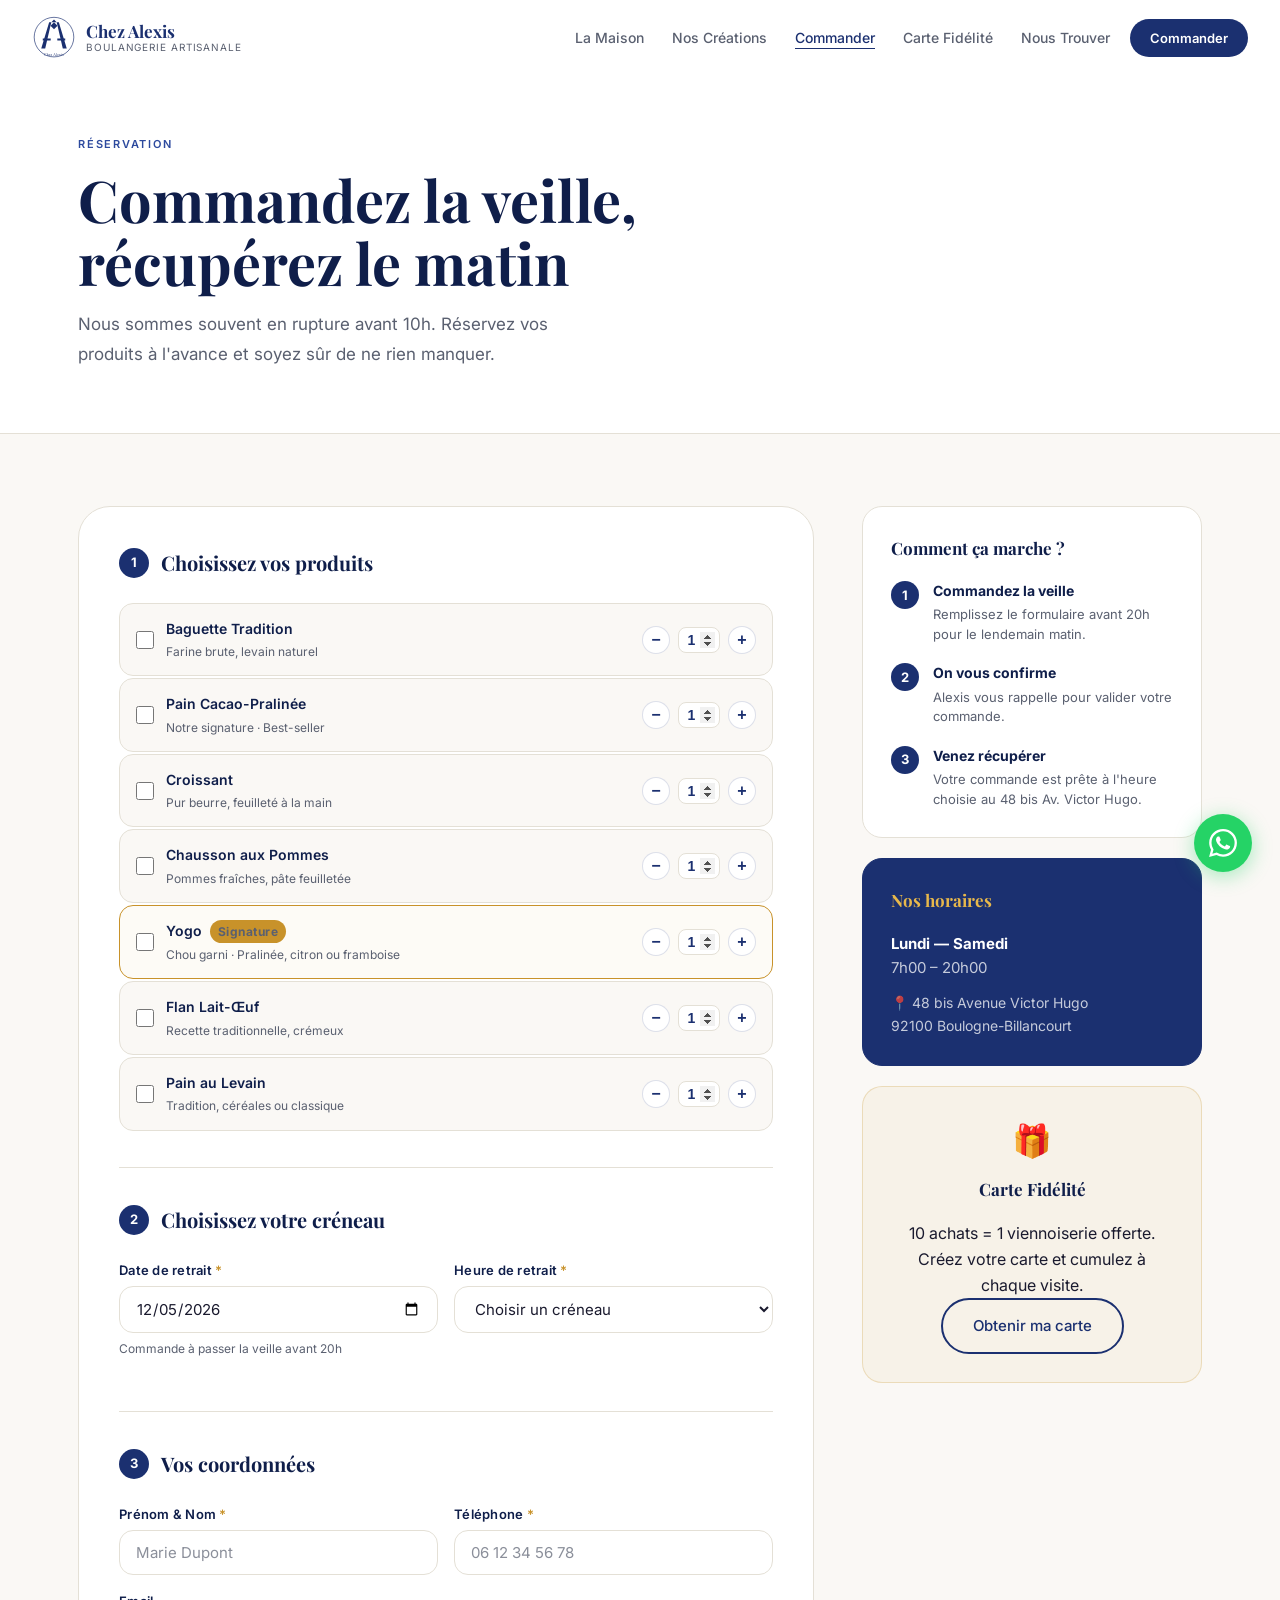
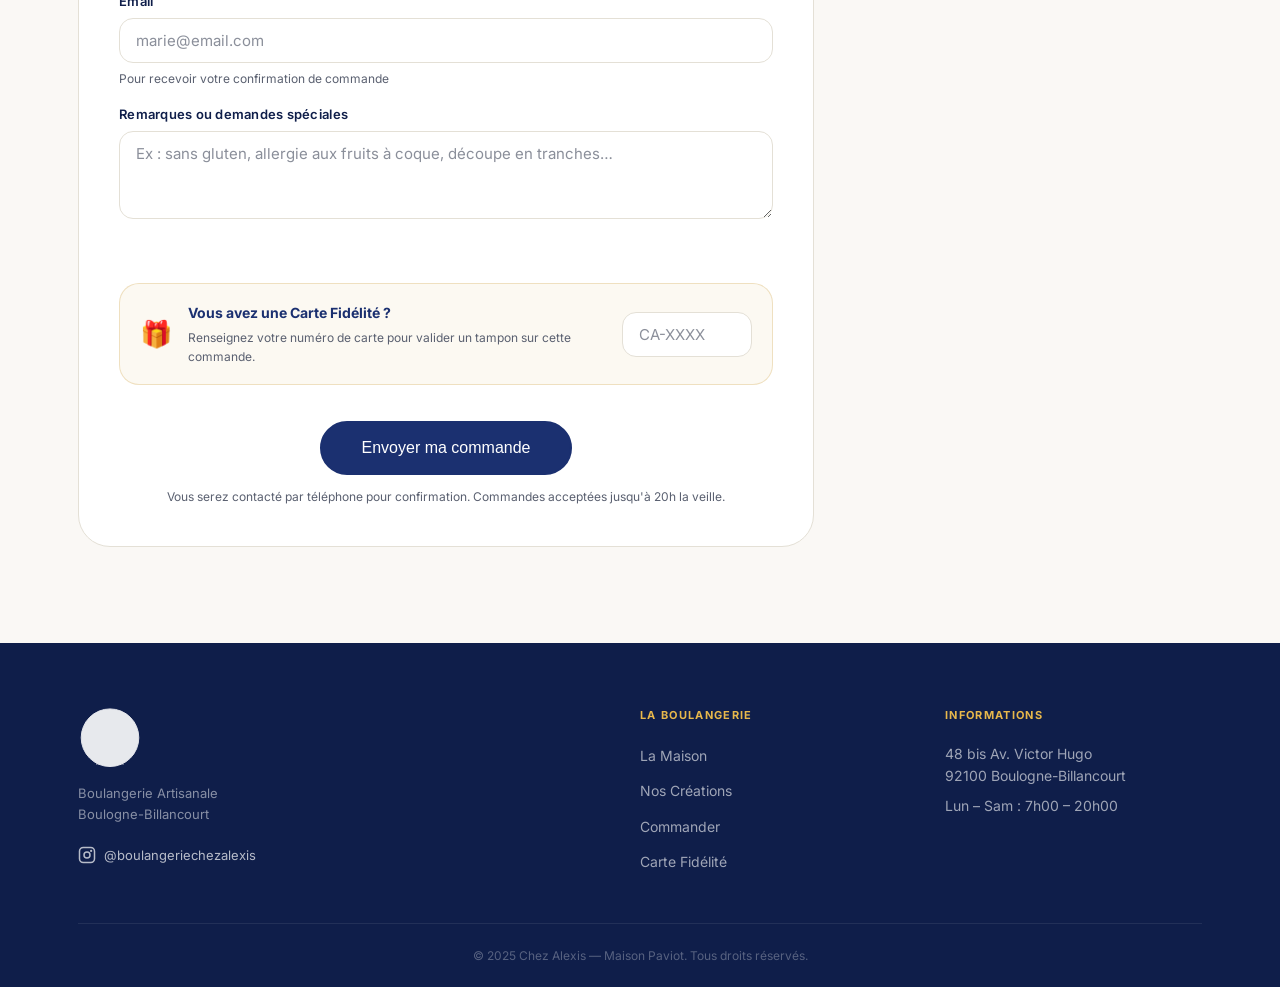
<file: commander.html>
<!DOCTYPE html>
<html lang="fr">
<head>
  <meta charset="UTF-8" />
  <meta name="viewport" content="width=device-width, initial-scale=1.0" />
  <title>Commander — Chez Alexis | Boulangerie Artisanale Boulogne-Billancourt</title>
  <meta name="description" content="Réservez vos pains, viennoiseries et pâtisseries Chez Alexis à Boulogne-Billancourt. Commandez la veille, récupérez le matin — ne manquez plus rien." />
  <meta name="robots" content="index, follow" />
  <link rel="canonical" href="https://www.chezalexis-boulangerie.fr/commander.html" />
  <meta property="og:title" content="Commander en ligne — Chez Alexis" />
  <meta property="og:description" content="Réservez vos produits la veille. Ne manquez plus le pain cacao-pralinée ou les Yogos signature." />
  <meta property="og:url" content="https://www.chezalexis-boulangerie.fr/commander.html" />
  <link rel="preconnect" href="https://fonts.googleapis.com" />
  <link rel="preconnect" href="https://fonts.gstatic.com" crossorigin />
  <link href="https://fonts.googleapis.com/css2?family=Playfair+Display:ital,wght@0,400;0,600;0,700;1,400&family=Inter:wght@300;400;500;600&display=swap" rel="stylesheet" />
  <link rel="stylesheet" href="style.css" />
</head>
<body>

  <!-- NAV -->
  <header role="banner">
    <nav class="nav scrolled" id="nav" aria-label="Navigation principale">
      <div class="nav__inner">
        <a href="index.html" class="nav__logo" aria-label="Chez Alexis — accueil">
          <img src="assets/logo.svg" alt="Logo Chez Alexis" class="nav__logo-img" width="48" height="48" />
          <span class="nav__logo-text">
            <span class="nav__logo-name">Chez Alexis</span>
            <span class="nav__logo-sub">Boulangerie Artisanale</span>
          </span>
        </a>
        <ul class="nav__links" role="list">
          <li><a href="index.html#maison">La Maison</a></li>
          <li><a href="index.html#creations">Nos Créations</a></li>
          <li><a href="commander.html" class="nav__link--active">Commander</a></li>
          <li><a href="fidelite.html">Carte Fidélité</a></li>
          <li><a href="index.html#visiter">Nous Trouver</a></li>
        </ul>
        <a href="commander.html" class="nav__cta">Commander</a>
        <button class="nav__burger" id="burger" aria-label="Ouvrir le menu" aria-expanded="false" aria-controls="mobile-menu">
          <span></span><span></span><span></span>
        </button>
      </div>
      <div class="nav__mobile" id="mobile-menu" aria-hidden="true">
        <ul role="list">
          <li><a href="index.html#maison">La Maison</a></li>
          <li><a href="index.html#creations">Nos Créations</a></li>
          <li><a href="commander.html">Commander</a></li>
          <li><a href="fidelite.html">Carte Fidélité</a></li>
          <li><a href="index.html#visiter">Nous Trouver</a></li>
        </ul>
      </div>
    </nav>
  </header>

  <main>

    <!-- PAGE HERO -->
    <section class="page-hero">
      <div class="container">
        <div class="page-hero__content">
          <span class="label">Réservation</span>
          <h1 class="page-hero__title">Commandez la veille,<br>récupérez le matin</h1>
          <p class="page-hero__sub">Nous sommes souvent en rupture avant 10h. Réservez vos produits à l'avance et soyez sûr de ne rien manquer.</p>
        </div>
      </div>
    </section>

    <!-- ORDER FORM -->
    <section class="order-section">
      <div class="container">
        <div class="order-layout">

          <!-- FORM -->
          <div class="order-form-wrap">

            <form
              class="order-form"
              id="order-form"
              novalidate
            >
              <!-- Hidden fields -->
              <input type="hidden" name="_subject" value="Nouvelle commande — Chez Alexis" />
              <input type="hidden" name="_next" value="https://www.chezalexis-boulangerie.fr/merci.html" />

              <!-- STEP 1 — Products -->
              <fieldset class="form-section">
                <legend class="form-section__title">
                  <span class="form-section__num">1</span>
                  Choisissez vos produits
                </legend>

                <div class="product-list">

                  <div class="product-row">
                    <label class="product-row__label">
                      <input type="checkbox" name="produit_baguette" value="Baguette tradition" class="product-row__check" />
                      <span class="product-row__info">
                        <strong>Baguette Tradition</strong>
                        <span>Farine brute, levain naturel</span>
                      </span>
                    </label>
                    <div class="product-row__qty">
                      <button type="button" class="qty-btn qty-btn--minus" aria-label="Diminuer">−</button>
                      <input type="number" name="qte_baguette" value="1" min="1" max="20" class="qty-input" aria-label="Quantité baguette" />
                      <button type="button" class="qty-btn qty-btn--plus" aria-label="Augmenter">+</button>
                    </div>
                  </div>

                  <div class="product-row">
                    <label class="product-row__label">
                      <input type="checkbox" name="produit_cacao" value="Pain cacao-pralinée" class="product-row__check" />
                      <span class="product-row__info">
                        <strong>Pain Cacao-Pralinée</strong>
                        <span>Notre signature · Best-seller</span>
                      </span>
                    </label>
                    <div class="product-row__qty">
                      <button type="button" class="qty-btn qty-btn--minus" aria-label="Diminuer">−</button>
                      <input type="number" name="qte_cacao" value="1" min="1" max="10" class="qty-input" />
                      <button type="button" class="qty-btn qty-btn--plus" aria-label="Augmenter">+</button>
                    </div>
                  </div>

                  <div class="product-row">
                    <label class="product-row__label">
                      <input type="checkbox" name="produit_croissant" value="Croissant" class="product-row__check" />
                      <span class="product-row__info">
                        <strong>Croissant</strong>
                        <span>Pur beurre, feuilleté à la main</span>
                      </span>
                    </label>
                    <div class="product-row__qty">
                      <button type="button" class="qty-btn qty-btn--minus" aria-label="Diminuer">−</button>
                      <input type="number" name="qte_croissant" value="1" min="1" max="30" class="qty-input" />
                      <button type="button" class="qty-btn qty-btn--plus" aria-label="Augmenter">+</button>
                    </div>
                  </div>

                  <div class="product-row">
                    <label class="product-row__label">
                      <input type="checkbox" name="produit_chausson" value="Chausson aux pommes" class="product-row__check" />
                      <span class="product-row__info">
                        <strong>Chausson aux Pommes</strong>
                        <span>Pommes fraîches, pâte feuilletée</span>
                      </span>
                    </label>
                    <div class="product-row__qty">
                      <button type="button" class="qty-btn qty-btn--minus" aria-label="Diminuer">−</button>
                      <input type="number" name="qte_chausson" value="1" min="1" max="20" class="qty-input" />
                      <button type="button" class="qty-btn qty-btn--plus" aria-label="Augmenter">+</button>
                    </div>
                  </div>

                  <div class="product-row product-row--featured">
                    <label class="product-row__label">
                      <input type="checkbox" name="produit_yogo" value="Yogo" class="product-row__check" />
                      <span class="product-row__info">
                        <strong>Yogo <span class="badge-new">Signature</span></strong>
                        <span>Chou garni · Pralinée, citron ou framboise</span>
                      </span>
                    </label>
                    <div class="product-row__qty">
                      <button type="button" class="qty-btn qty-btn--minus" aria-label="Diminuer">−</button>
                      <input type="number" name="qte_yogo" value="1" min="1" max="10" class="qty-input" />
                      <button type="button" class="qty-btn qty-btn--plus" aria-label="Augmenter">+</button>
                    </div>
                  </div>

                  <div class="product-row">
                    <label class="product-row__label">
                      <input type="checkbox" name="produit_flan" value="Flan" class="product-row__check" />
                      <span class="product-row__info">
                        <strong>Flan Lait-Œuf</strong>
                        <span>Recette traditionnelle, crémeux</span>
                      </span>
                    </label>
                    <div class="product-row__qty">
                      <button type="button" class="qty-btn qty-btn--minus" aria-label="Diminuer">−</button>
                      <input type="number" name="qte_flan" value="1" min="1" max="10" class="qty-input" />
                      <button type="button" class="qty-btn qty-btn--plus" aria-label="Augmenter">+</button>
                    </div>
                  </div>

                  <div class="product-row">
                    <label class="product-row__label">
                      <input type="checkbox" name="produit_levain" value="Pain au levain" class="product-row__check" />
                      <span class="product-row__info">
                        <strong>Pain au Levain</strong>
                        <span>Tradition, céréales ou classique</span>
                      </span>
                    </label>
                    <div class="product-row__qty">
                      <button type="button" class="qty-btn qty-btn--minus" aria-label="Diminuer">−</button>
                      <input type="number" name="qte_levain" value="1" min="1" max="10" class="qty-input" />
                      <button type="button" class="qty-btn qty-btn--plus" aria-label="Augmenter">+</button>
                    </div>
                  </div>

                </div>
              </fieldset>

              <!-- STEP 2 — Pickup -->
              <fieldset class="form-section">
                <legend class="form-section__title">
                  <span class="form-section__num">2</span>
                  Choisissez votre créneau
                </legend>
                <div class="form-row form-row--2col">
                  <div class="form-group">
                    <label for="pickup-date" class="form-label">Date de retrait <span aria-hidden="true">*</span></label>
                    <input type="date" id="pickup-date" name="date_retrait" class="form-input" required aria-required="true" />
                    <span class="form-hint">Commande à passer la veille avant 20h</span>
                  </div>
                  <div class="form-group">
                    <label for="pickup-time" class="form-label">Heure de retrait <span aria-hidden="true">*</span></label>
                    <select id="pickup-time" name="heure_retrait" class="form-input form-select" required aria-required="true">
                      <option value="" disabled selected>Choisir un créneau</option>
                      <option value="7h00">7h00</option>
                      <option value="7h30">7h30</option>
                      <option value="8h00">8h00</option>
                      <option value="8h30">8h30</option>
                      <option value="9h00">9h00</option>
                      <option value="9h30">9h30</option>
                      <option value="10h00">10h00</option>
                      <option value="10h30">10h30</option>
                      <option value="11h00">11h00</option>
                    </select>
                  </div>
                </div>
              </fieldset>

              <!-- STEP 3 — Contact -->
              <fieldset class="form-section">
                <legend class="form-section__title">
                  <span class="form-section__num">3</span>
                  Vos coordonnées
                </legend>
                <div class="form-row form-row--2col">
                  <div class="form-group">
                    <label for="name" class="form-label">Prénom &amp; Nom <span aria-hidden="true">*</span></label>
                    <input type="text" id="name" name="nom" class="form-input" placeholder="Marie Dupont" required aria-required="true" autocomplete="name" />
                  </div>
                  <div class="form-group">
                    <label for="phone" class="form-label">Téléphone <span aria-hidden="true">*</span></label>
                    <input type="tel" id="phone" name="telephone" class="form-input" placeholder="06 12 34 56 78" required aria-required="true" autocomplete="tel" />
                  </div>
                </div>
                <div class="form-group">
                  <label for="email" class="form-label">Email</label>
                  <input type="email" id="email" name="email" class="form-input" placeholder="marie@email.com" autocomplete="email" />
                  <span class="form-hint">Pour recevoir votre confirmation de commande</span>
                </div>
                <div class="form-group">
                  <label for="notes" class="form-label">Remarques ou demandes spéciales</label>
                  <textarea id="notes" name="notes" class="form-input form-textarea" placeholder="Ex : sans gluten, allergie aux fruits à coque, découpe en tranches…" rows="3"></textarea>
                </div>
              </fieldset>

              <!-- LOYALTY CARD -->
              <div class="form-loyalty">
                <span class="form-loyalty__icon" aria-hidden="true">🎁</span>
                <div>
                  <strong>Vous avez une Carte Fidélité ?</strong>
                  <p>Renseignez votre numéro de carte pour valider un tampon sur cette commande.</p>
                </div>
                <input type="text" name="carte_fidelite" class="form-input form-loyalty__input" placeholder="CA-XXXX" pattern="CA-[0-9]{4}" aria-label="Numéro de carte fidélité" />
              </div>

              <!-- SUBMIT -->
              <div class="form-submit">
                <button type="submit" class="btn btn--primary btn--lg" id="submit-btn">
                  Envoyer ma commande
                </button>
                <p class="form-submit__note">Vous serez contacté par téléphone pour confirmation. Commandes acceptées jusqu'à 20h la veille.</p>
              </div>

              <!-- SUCCESS MESSAGE (hidden by default) -->
              <div class="form-success" id="form-success" aria-live="polite" hidden>
                <span class="form-success__icon" aria-hidden="true">✅</span>
                <h3>Commande envoyée !</h3>
                <p>Nous vous contactons très vite pour confirmer. À demain matin !</p>
              </div>

            </form>
          </div>

          <!-- SIDEBAR -->
          <aside class="order-sidebar" aria-label="Informations pratiques">
            <div class="sidebar-card">
              <h2 class="sidebar-card__title">Comment ça marche ?</h2>
              <ol class="sidebar-steps">
                <li class="sidebar-step">
                  <span class="sidebar-step__num">1</span>
                  <div>
                    <strong>Commandez la veille</strong>
                    <p>Remplissez le formulaire avant 20h pour le lendemain matin.</p>
                  </div>
                </li>
                <li class="sidebar-step">
                  <span class="sidebar-step__num">2</span>
                  <div>
                    <strong>On vous confirme</strong>
                    <p>Alexis vous rappelle pour valider votre commande.</p>
                  </div>
                </li>
                <li class="sidebar-step">
                  <span class="sidebar-step__num">3</span>
                  <div>
                    <strong>Venez récupérer</strong>
                    <p>Votre commande est prête à l'heure choisie au 48 bis Av. Victor Hugo.</p>
                  </div>
                </li>
              </ol>
            </div>

            <div class="sidebar-card sidebar-card--navy">
              <h2 class="sidebar-card__title">Nos horaires</h2>
              <p class="sidebar-hours">
                <strong>Lundi — Samedi</strong><br>
                <time datetime="Mo-Sa 07:00-20:00">7h00 – 20h00</time>
              </p>
              <p class="sidebar-address">
                📍 48 bis Avenue Victor Hugo<br>92100 Boulogne-Billancourt
              </p>
            </div>

            <div class="sidebar-card sidebar-card--light">
              <span class="sidebar-loyalty-icon" aria-hidden="true">🎁</span>
              <h2 class="sidebar-card__title">Carte Fidélité</h2>
              <p>10 achats = 1 viennoiserie offerte. Créez votre carte et cumulez à chaque visite.</p>
              <a href="fidelite.html" class="btn btn--outline btn--sm">Obtenir ma carte</a>
            </div>
          </aside>

        </div>
      </div>
    </section>

  </main>

  <!-- FOOTER -->
  <footer class="footer" role="contentinfo">
    <div class="container">
      <div class="footer__grid">
        <div class="footer__brand">
          <img src="assets/logo.svg" alt="Chez Alexis" class="footer__logo" width="72" height="72" />
          <p class="footer__tagline">Boulangerie Artisanale<br>Boulogne-Billancourt</p>
          <a href="https://www.instagram.com/boulangeriechezalexis/" target="_blank" rel="noopener noreferrer" class="footer__ig">
            <svg width="18" height="18" viewBox="0 0 24 24" fill="none" stroke="currentColor" stroke-width="2" stroke-linecap="round" stroke-linejoin="round" aria-hidden="true"><rect x="2" y="2" width="20" height="20" rx="5" ry="5"/><circle cx="12" cy="12" r="4"/><circle cx="17.5" cy="6.5" r="1.5" fill="currentColor" stroke="none"/></svg>
            @boulangeriechezalexis
          </a>
        </div>
        <nav class="footer__nav" aria-label="Liens du pied de page">
          <h3 class="footer__nav-title">La Boulangerie</h3>
          <ul role="list">
            <li><a href="index.html#maison">La Maison</a></li>
            <li><a href="index.html#creations">Nos Créations</a></li>
            <li><a href="commander.html">Commander</a></li>
            <li><a href="fidelite.html">Carte Fidélité</a></li>
          </ul>
        </nav>
        <div class="footer__contact">
          <h3 class="footer__nav-title">Informations</h3>
          <address>
            <p>48 bis Av. Victor Hugo<br>92100 Boulogne-Billancourt</p>
            <p><time datetime="Mo-Sa 07:00-20:00">Lun – Sam : 7h00 – 20h00</time></p>
          </address>
        </div>
      </div>
      <div class="footer__bottom">
        <p>&copy; 2025 Chez Alexis — Maison Paviot. Tous droits réservés.</p>
      </div>
    </div>
  </footer>

  <!-- WHATSAPP FLOATING BUTTON -->
  <!-- 📌 REPLACE: remplacer WHATSAPP_NUMBER par le numéro complet ex: 33612345678 -->
  <a
    href="https://wa.me/WHATSAPP_NUMBER?text=Bonjour%20Chez%20Alexis%2C%20je%20souhaite%20passer%20une%20commande."
    class="whatsapp-btn"
    target="_blank"
    rel="noopener noreferrer"
    aria-label="Nous contacter sur WhatsApp"
  >
    <svg width="28" height="28" viewBox="0 0 24 24" fill="currentColor" aria-hidden="true">
      <path d="M17.472 14.382c-.297-.149-1.758-.867-2.03-.967-.273-.099-.471-.148-.67.15-.197.297-.767.966-.94 1.164-.173.199-.347.223-.644.075-.297-.15-1.255-.463-2.39-1.475-.883-.788-1.48-1.761-1.653-2.059-.173-.297-.018-.458.13-.606.134-.133.298-.347.446-.52.149-.174.198-.298.298-.497.099-.198.05-.371-.025-.52-.075-.149-.669-1.612-.916-2.207-.242-.579-.487-.5-.669-.51-.173-.008-.371-.01-.57-.01-.198 0-.52.074-.792.372-.272.297-1.04 1.016-1.04 2.479 0 1.462 1.065 2.875 1.213 3.074.149.198 2.096 3.2 5.077 4.487.709.306 1.262.489 1.694.625.712.227 1.36.195 1.871.118.571-.085 1.758-.719 2.006-1.413.248-.694.248-1.289.173-1.413-.074-.124-.272-.198-.57-.347m-5.421 7.403h-.004a9.87 9.87 0 01-5.031-1.378l-.361-.214-3.741.982.998-3.648-.235-.374a9.86 9.86 0 01-1.51-5.26c.001-5.45 4.436-9.884 9.888-9.884 2.64 0 5.122 1.03 6.988 2.898a9.825 9.825 0 012.893 6.994c-.003 5.45-4.437 9.884-9.885 9.884m8.413-18.297A11.815 11.815 0 0012.05 0C5.495 0 .16 5.335.157 11.892c0 2.096.547 4.142 1.588 5.945L.057 24l6.305-1.654a11.882 11.882 0 005.683 1.448h.005c6.554 0 11.89-5.335 11.893-11.893a11.821 11.821 0 00-3.48-8.413z"/>
    </svg>
  </a>

  <script src="script.js"></script>
  <script>
    // Set minimum date to tomorrow
    const dateInput = document.getElementById('pickup-date');
    if (dateInput) {
      const tomorrow = new Date();
      tomorrow.setDate(tomorrow.getDate() + 1);
      dateInput.min = tomorrow.toISOString().split('T')[0];
      dateInput.value = tomorrow.toISOString().split('T')[0];
    }

    // Qty buttons
    document.querySelectorAll('.product-row').forEach(row => {
      const minus = row.querySelector('.qty-btn--minus');
      const plus = row.querySelector('.qty-btn--plus');
      const input = row.querySelector('.qty-input');
      const checkbox = row.querySelector('.product-row__check');

      if (!minus || !plus || !input) return;

      minus.addEventListener('click', () => {
        const val = parseInt(input.value) || 1;
        if (val > 1) input.value = val - 1;
      });
      plus.addEventListener('click', () => {
        const val = parseInt(input.value) || 1;
        input.value = val + 1;
        if (checkbox) checkbox.checked = true;
      });
      if (checkbox) {
        checkbox.addEventListener('change', () => {
          row.classList.toggle('product-row--checked', checkbox.checked);
        });
      }
    });

    // ── Form submit → real API ──
    const form = document.getElementById('order-form');
    const submitBtn = document.getElementById('submit-btn');
    const successMsg = document.getElementById('form-success');

    if (form) {
      form.addEventListener('submit', async (e) => {
        e.preventDefault();

        // Validate: at least one product checked
        const checkedProducts = [...form.querySelectorAll('.product-row__check')]
          .filter(c => c.checked)
          .map(c => ({
            nom: c.value,
            quantite: parseInt(c.closest('.product-row').querySelector('.qty-input').value) || 1
          }));

        if (!checkedProducts.length) {
          alert('Veuillez sélectionner au moins un produit.');
          return;
        }

        const data = {
          nom:           form.nom.value.trim(),
          telephone:     form.telephone.value.trim(),
          email:         form.email.value.trim() || null,
          date_retrait:  form.date_retrait.value,
          heure_retrait: form.heure_retrait.value,
          produits:      checkedProducts,
          notes:         form.notes.value.trim() || null,
          carte_fidelite: form.carte_fidelite.value.trim() || null,
          paid:          false
        };

        submitBtn.disabled = true;
        submitBtn.textContent = 'Envoi en cours…';

        try {
          const res = await fetch('/api/create-order', {
            method: 'POST',
            headers: { 'Content-Type': 'application/json' },
            body: JSON.stringify(data)
          });

          if (res.ok) {
            form.style.display = 'none';
            successMsg.hidden = false;
          } else {
            const err = await res.json();
            alert('Erreur : ' + (err.error || 'Veuillez réessayer.'));
            submitBtn.disabled = false;
            submitBtn.textContent = 'Envoyer ma commande';
          }
        } catch {
          alert('Erreur réseau. Veuillez réessayer ou nous appeler directement.');
          submitBtn.disabled = false;
          submitBtn.textContent = 'Envoyer ma commande';
        }
      });
    }
  </script>
</body>
</html>
</file>
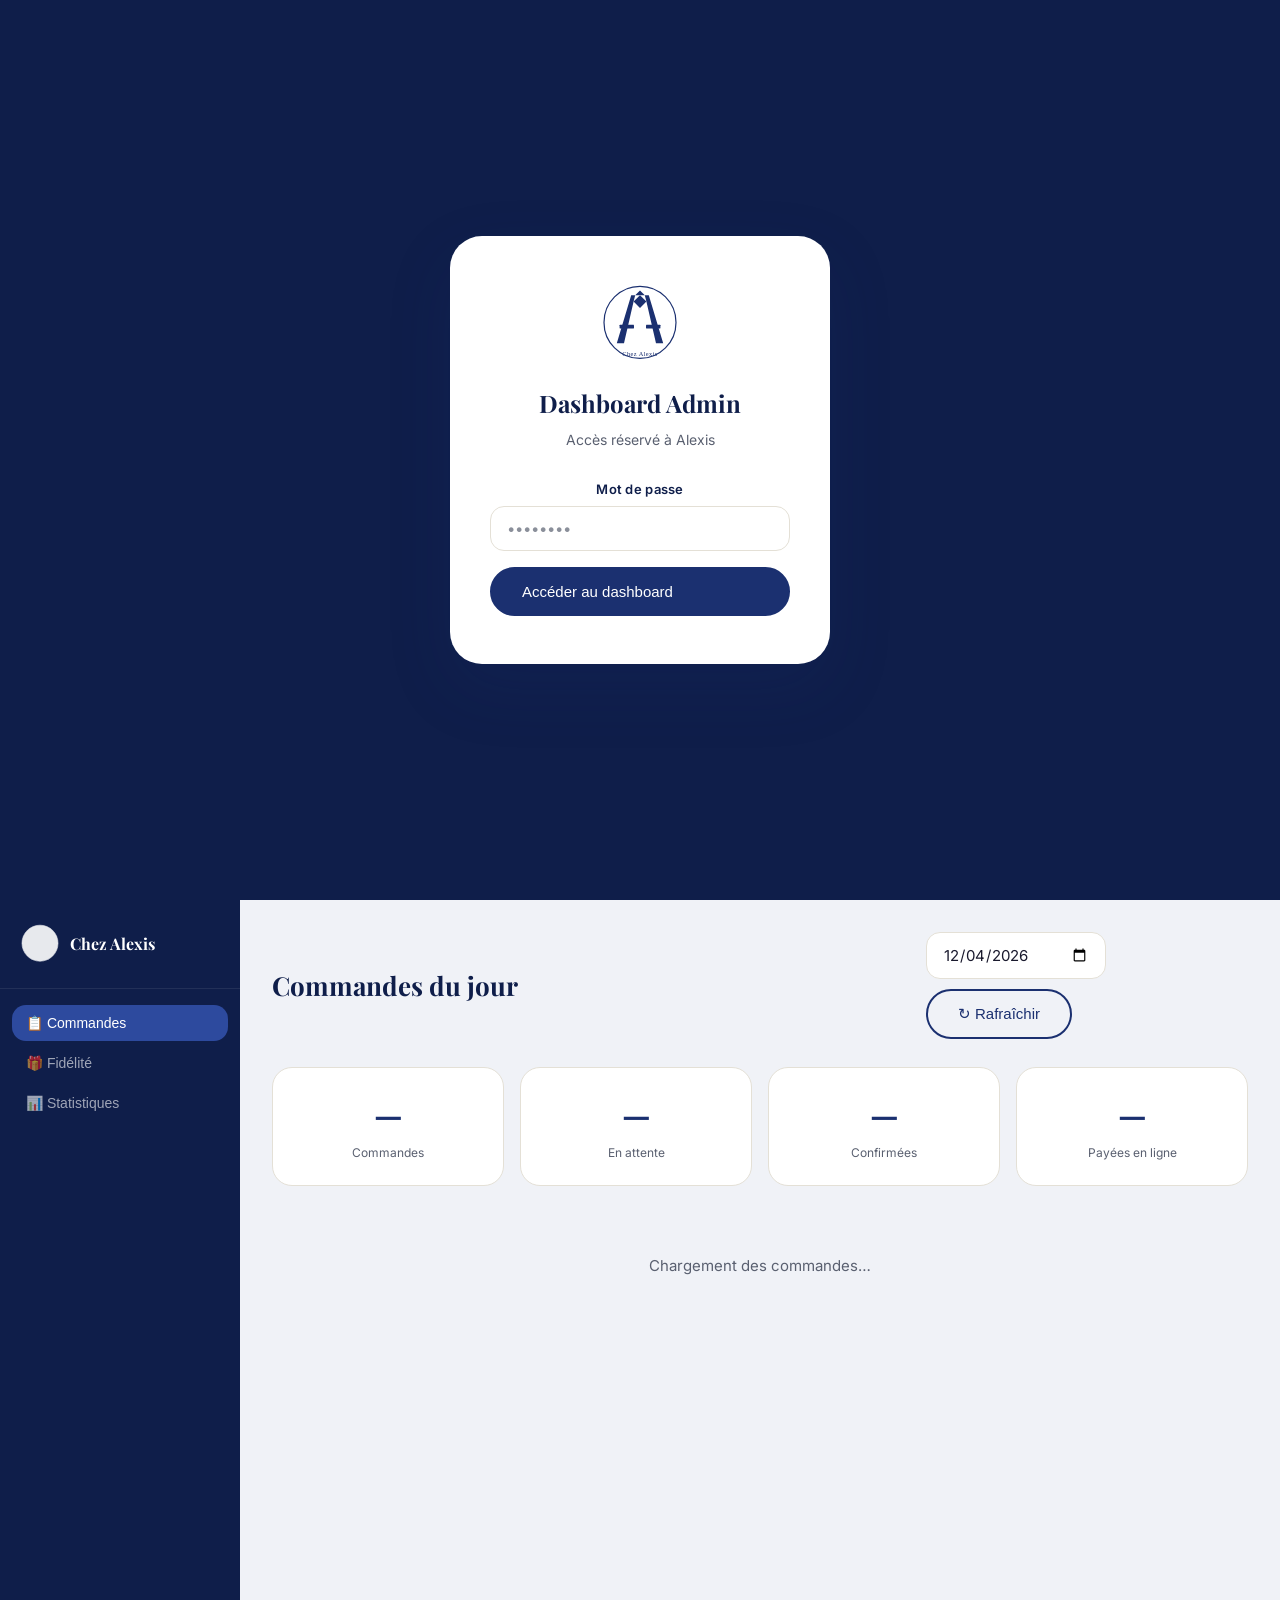
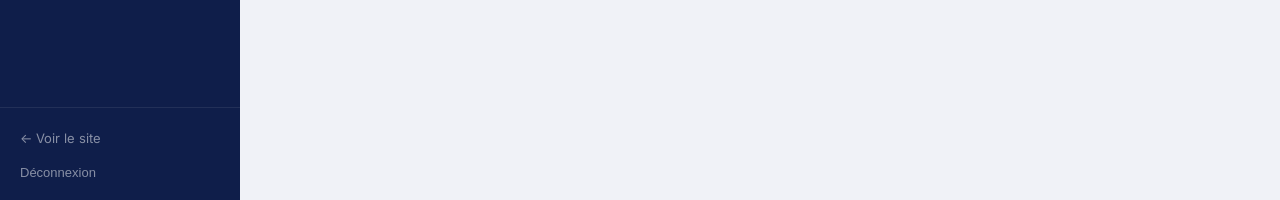
<file: dashboard.html>
<!DOCTYPE html>
<html lang="fr">
<head>
  <meta charset="UTF-8" />
  <meta name="viewport" content="width=device-width, initial-scale=1.0" />
  <title>Dashboard — Chez Alexis</title>
  <meta name="robots" content="noindex, nofollow" />
  <link rel="preconnect" href="https://fonts.googleapis.com" />
  <link rel="preconnect" href="https://fonts.gstatic.com" crossorigin />
  <link href="https://fonts.googleapis.com/css2?family=Playfair+Display:wght@700&family=Inter:wght@300;400;500;600&display=swap" rel="stylesheet" />
  <link rel="stylesheet" href="style.css" />
  <link rel="stylesheet" href="dashboard.css" />
</head>
<body class="dashboard-body">

  <!-- LOGIN SCREEN -->
  <div class="dash-login" id="dash-login">
    <div class="dash-login__card">
      <img src="assets/logo.svg" alt="Chez Alexis" width="80" height="80" />
      <h1 class="dash-login__title">Dashboard Admin</h1>
      <p class="dash-login__sub">Accès réservé à Alexis</p>
      <form id="login-form">
        <div class="form-group">
          <label for="pwd" class="form-label">Mot de passe</label>
          <input type="password" id="pwd" class="form-input" placeholder="••••••••" required autocomplete="current-password" />
        </div>
        <button type="submit" class="btn btn--primary" style="width:100%">Accéder au dashboard</button>
        <p class="dash-login__error" id="login-error" hidden>Mot de passe incorrect</p>
      </form>
    </div>
  </div>

  <!-- MAIN DASHBOARD -->
  <div class="dash-app" id="dash-app" hidden>

    <!-- SIDEBAR -->
    <aside class="dash-sidebar">
      <div class="dash-sidebar__brand">
        <img src="assets/logo.svg" alt="Chez Alexis" width="40" height="40" />
        <span>Chez Alexis</span>
      </div>
      <nav class="dash-nav">
        <button class="dash-nav__item is-active" data-tab="commandes">
          📋 Commandes
        </button>
        <button class="dash-nav__item" data-tab="fidelite">
          🎁 Fidélité
        </button>
        <button class="dash-nav__item" data-tab="stats">
          📊 Statistiques
        </button>
      </nav>
      <div class="dash-sidebar__footer">
        <a href="index.html" class="dash-back">← Voir le site</a>
        <button class="dash-logout" id="logout-btn">Déconnexion</button>
      </div>
    </aside>

    <!-- MAIN CONTENT -->
    <main class="dash-main">

      <!-- ── COMMANDES ── -->
      <section class="dash-tab is-active" id="tab-commandes">
        <div class="dash-header">
          <h2 class="dash-title">Commandes du jour</h2>
          <div class="dash-header__actions">
            <input type="date" id="filter-date" class="form-input dash-date-filter" aria-label="Filtrer par date" />
            <button class="btn btn--outline btn--sm" id="refresh-orders">↻ Rafraîchir</button>
          </div>
        </div>

        <!-- Stats rapides -->
        <div class="dash-stats-row" id="orders-stats">
          <div class="dash-stat-card">
            <span class="dash-stat-card__num" id="stat-total">—</span>
            <span class="dash-stat-card__label">Commandes</span>
          </div>
          <div class="dash-stat-card">
            <span class="dash-stat-card__num" id="stat-pending">—</span>
            <span class="dash-stat-card__label">En attente</span>
          </div>
          <div class="dash-stat-card">
            <span class="dash-stat-card__num" id="stat-confirmed">—</span>
            <span class="dash-stat-card__label">Confirmées</span>
          </div>
          <div class="dash-stat-card">
            <span class="dash-stat-card__num" id="stat-paid">—</span>
            <span class="dash-stat-card__label">Payées en ligne</span>
          </div>
        </div>

        <!-- Orders list -->
        <div class="dash-orders-list" id="orders-list">
          <div class="dash-empty">Chargement des commandes…</div>
        </div>
      </section>

      <!-- ── FIDÉLITÉ ── -->
      <section class="dash-tab" id="tab-fidelite">
        <div class="dash-header">
          <h2 class="dash-title">Carte Fidélité</h2>
        </div>

        <!-- Scanner une carte -->
        <div class="dash-loyalty-scanner">
          <h3 class="dash-section-title">Valider un tampon</h3>
          <p class="dash-section-sub">Entrez le numéro de carte du client pour ajouter un tampon.</p>
          <div class="dash-scanner-row">
            <input type="text" id="scan-card-id" class="form-input" placeholder="CA-XXXX" pattern="CA-[0-9]{4}" style="max-width:200px" />
            <button class="btn btn--primary" id="stamp-btn">Ajouter un tampon ✓</button>
            <button class="btn btn--outline" id="reset-stamp-btn">Réinitialiser (reward utilisé)</button>
          </div>
          <div class="dash-scanner-result" id="scanner-result" hidden></div>
        </div>

        <!-- Search a card -->
        <div class="dash-loyalty-search">
          <h3 class="dash-section-title">Rechercher une carte</h3>
          <div class="dash-scanner-row">
            <input type="text" id="search-card" class="form-input" placeholder="Numéro CA-XXXX ou email" style="max-width:280px" />
            <button class="btn btn--outline" id="search-card-btn">Rechercher</button>
          </div>
          <div class="dash-card-result" id="card-result" hidden></div>
        </div>
      </section>

      <!-- ── STATISTIQUES ── -->
      <section class="dash-tab" id="tab-stats">
        <div class="dash-header">
          <h2 class="dash-title">Statistiques</h2>
        </div>
        <div class="dash-stats-grid" id="stats-grid">
          <div class="dash-stat-big">
            <span class="dash-stat-big__num" id="stat-total-orders">—</span>
            <span class="dash-stat-big__label">Commandes totales</span>
          </div>
          <div class="dash-stat-big">
            <span class="dash-stat-big__num" id="stat-total-cards">—</span>
            <span class="dash-stat-big__label">Cartes fidélité actives</span>
          </div>
          <div class="dash-stat-big">
            <span class="dash-stat-big__num" id="stat-revenue">—</span>
            <span class="dash-stat-big__label">Commandes en ligne ce mois</span>
          </div>
        </div>
        <div class="dash-products-ranking" id="products-ranking">
          <h3 class="dash-section-title">Produits les plus commandés</h3>
          <div id="ranking-list" class="dash-empty">Chargement…</div>
        </div>
      </section>

    </main>
  </div>

  <script>
    // ── Auth (mot de passe simple côté client — le vrai check est dans l'API) ──
    const ADMIN_KEY = localStorage.getItem('ca_admin_key');
    const loginScreen = document.getElementById('dash-login');
    const dashApp = document.getElementById('dash-app');

    function showDash() {
      loginScreen.hidden = true;
      dashApp.hidden = false;
      loadOrders();
      loadStats();
    }

    if (ADMIN_KEY) showDash();

    document.getElementById('login-form').addEventListener('submit', async (e) => {
      e.preventDefault();
      const pwd = document.getElementById('pwd').value;
      // Verify against API
      const res = await fetch('/api/loyalty', {
        method: 'GET',
        headers: { 'x-admin-key': pwd, 'Content-Type': 'application/json' }
      }).catch(() => null);
      // Simple check: if we get 200 or 404 (not 401), password is good
      if (res && res.status !== 401) {
        localStorage.setItem('ca_admin_key', pwd);
        showDash();
      } else {
        document.getElementById('login-error').hidden = false;
      }
    });

    document.getElementById('logout-btn').addEventListener('click', () => {
      localStorage.removeItem('ca_admin_key');
      location.reload();
    });

    // ── Tabs ──
    document.querySelectorAll('.dash-nav__item').forEach(btn => {
      btn.addEventListener('click', () => {
        document.querySelectorAll('.dash-nav__item').forEach(b => b.classList.remove('is-active'));
        document.querySelectorAll('.dash-tab').forEach(t => t.classList.remove('is-active'));
        btn.classList.add('is-active');
        document.getElementById('tab-' + btn.dataset.tab).classList.add('is-active');
        if (btn.dataset.tab === 'stats') loadStats();
      });
    });

    // ── Load orders ──
    const adminKey = () => localStorage.getItem('ca_admin_key');
    const filterDate = document.getElementById('filter-date');

    // Default: today
    filterDate.value = new Date().toISOString().split('T')[0];

    async function loadOrders() {
      const date = filterDate.value;
      const list = document.getElementById('orders-list');
      list.innerHTML = '<div class="dash-empty">Chargement…</div>';

      const res = await fetch(`/api/create-order?date=${date}`, {
        headers: { 'x-admin-key': adminKey() }
      });
      if (!res.ok) { list.innerHTML = '<div class="dash-empty">Erreur chargement</div>'; return; }
      const orders = await res.json();

      // Stats
      document.getElementById('stat-total').textContent = orders.length;
      document.getElementById('stat-pending').textContent = orders.filter(o => o.statut === 'pending').length;
      document.getElementById('stat-confirmed').textContent = orders.filter(o => o.statut === 'confirmed').length;
      document.getElementById('stat-paid').textContent = orders.filter(o => o.paid).length;

      if (!orders.length) {
        list.innerHTML = '<div class="dash-empty">Aucune commande pour cette date.</div>';
        return;
      }

      list.innerHTML = orders.map(o => `
        <div class="order-card" data-id="${o.id}">
          <div class="order-card__header">
            <div>
              <strong class="order-card__name">${o.nom}</strong>
              <span class="order-card__time">${o.heure_retrait}</span>
            </div>
            <div class="order-card__badges">
              ${o.paid ? '<span class="badge badge--green">Payé</span>' : '<span class="badge badge--yellow">Caisse</span>'}
              <span class="badge badge--${statusColor(o.statut)}">${statusLabel(o.statut)}</span>
            </div>
          </div>
          <ul class="order-card__products">
            ${o.produits.map(p => `<li>${p.quantite}× ${p.nom}</li>`).join('')}
          </ul>
          <div class="order-card__footer">
            <span>📞 ${o.telephone}</span>
            ${o.notes ? `<span>💬 ${o.notes}</span>` : ''}
            ${o.carte_fidelite ? `<span>🎁 ${o.carte_fidelite}</span>` : ''}
          </div>
          <div class="order-card__actions">
            <button class="btn btn--outline btn--sm" onclick="updateStatus('${o.id}', 'confirmed')">✓ Confirmer</button>
            <button class="btn btn--outline btn--sm" onclick="updateStatus('${o.id}', 'ready')">📦 Prêt</button>
            <button class="btn btn--outline btn--sm" onclick="updateStatus('${o.id}', 'done')">✅ Remis</button>
            <button class="btn btn--outline btn--sm" onclick="updateStatus('${o.id}', 'cancelled')" style="color:red">✗ Annuler</button>
          </div>
        </div>
      `).join('');
    }

    function statusLabel(s) {
      return { pending:'En attente', confirmed:'Confirmée', ready:'Prête', done:'Remise', cancelled:'Annulée' }[s] || s;
    }
    function statusColor(s) {
      return { pending:'yellow', confirmed:'blue', ready:'navy', done:'green', cancelled:'red' }[s] || 'gray';
    }

    async function updateStatus(id, statut) {
      await fetch('/api/create-order', {
        method: 'PATCH',
        headers: { 'Content-Type':'application/json', 'x-admin-key': adminKey() },
        body: JSON.stringify({ id, statut })
      });
      loadOrders();
    }

    filterDate.addEventListener('change', loadOrders);
    document.getElementById('refresh-orders').addEventListener('click', loadOrders);

    // ── Loyalty stamp ──
    async function loyaltyAction(cardId, action) {
      const res = await fetch('/api/loyalty', {
        method: 'PATCH',
        headers: { 'Content-Type':'application/json', 'x-admin-key': adminKey() },
        body: JSON.stringify({ card_id: cardId, action })
      });
      const data = await res.json();
      const result = document.getElementById('scanner-result');
      result.hidden = false;
      if (data.error) {
        result.className = 'dash-scanner-result dash-scanner-result--error';
        result.textContent = '❌ ' + data.error;
      } else {
        result.className = 'dash-scanner-result dash-scanner-result--success';
        result.innerHTML = action === 'reset'
          ? `✅ Carte ${cardId} réinitialisée — nouveau cycle !`
          : `✅ Tampon ajouté — ${data.tampons}/10 pour ${data.nom}${data.reward ? ' 🎉 REWARD DÉBLOQUÉ !' : ''}`;
      }
    }

    document.getElementById('stamp-btn').addEventListener('click', () => {
      const id = document.getElementById('scan-card-id').value.trim();
      if (!id) return;
      loyaltyAction(id, 'add');
    });
    document.getElementById('reset-stamp-btn').addEventListener('click', () => {
      const id = document.getElementById('scan-card-id').value.trim();
      if (!id) return;
      if (confirm(`Réinitialiser la carte ${id} après reward utilisé ?`)) loyaltyAction(id, 'reset');
    });

    // ── Search card ──
    document.getElementById('search-card-btn').addEventListener('click', async () => {
      const query = document.getElementById('search-card').value.trim();
      if (!query) return;
      const res = await fetch(`/api/loyalty?id=${encodeURIComponent(query)}`, {
        headers: { 'x-admin-key': adminKey() }
      });
      const data = await res.json();
      const result = document.getElementById('card-result');
      result.hidden = false;
      if (data.error) {
        result.innerHTML = '<p style="color:red">Carte introuvable</p>';
      } else {
        const stamps = Array.from({length:10}, (_,i) =>
          `<span class="mini-stamp${i < data.tampons ? ' mini-stamp--filled':''}">${i < data.tampons ? '✓':''}</span>`
        ).join('');
        result.innerHTML = `
          <div class="dash-card-info">
            <p><strong>${data.nom}</strong> — ${data.email}</p>
            <p>Carte : <code>${data.card_id}</code></p>
            <div class="mini-stamps">${stamps}</div>
            <p>${data.tampons}/10 tampons</p>
          </div>
        `;
      }
    });

    // ── Stats ──
    async function loadStats() {
      const res = await fetch('/api/create-order?stats=true', {
        headers: { 'x-admin-key': adminKey() }
      }).catch(() => null);
      if (!res?.ok) return;
      const data = await res.json();
      if (data.total_orders !== undefined) document.getElementById('stat-total-orders').textContent = data.total_orders;
      if (data.total_cards !== undefined) document.getElementById('stat-total-cards').textContent = data.total_cards;
      if (data.monthly_orders !== undefined) document.getElementById('stat-revenue').textContent = data.monthly_orders;

      if (data.top_products?.length) {
        document.getElementById('ranking-list').innerHTML = data.top_products
          .map((p, i) => `<div class="ranking-row"><span class="ranking-num">${i+1}</span><span class="ranking-name">${p.nom}</span><span class="ranking-count">${p.count}×</span></div>`)
          .join('');
      }
    }
  </script>
</body>
</html>
</file>
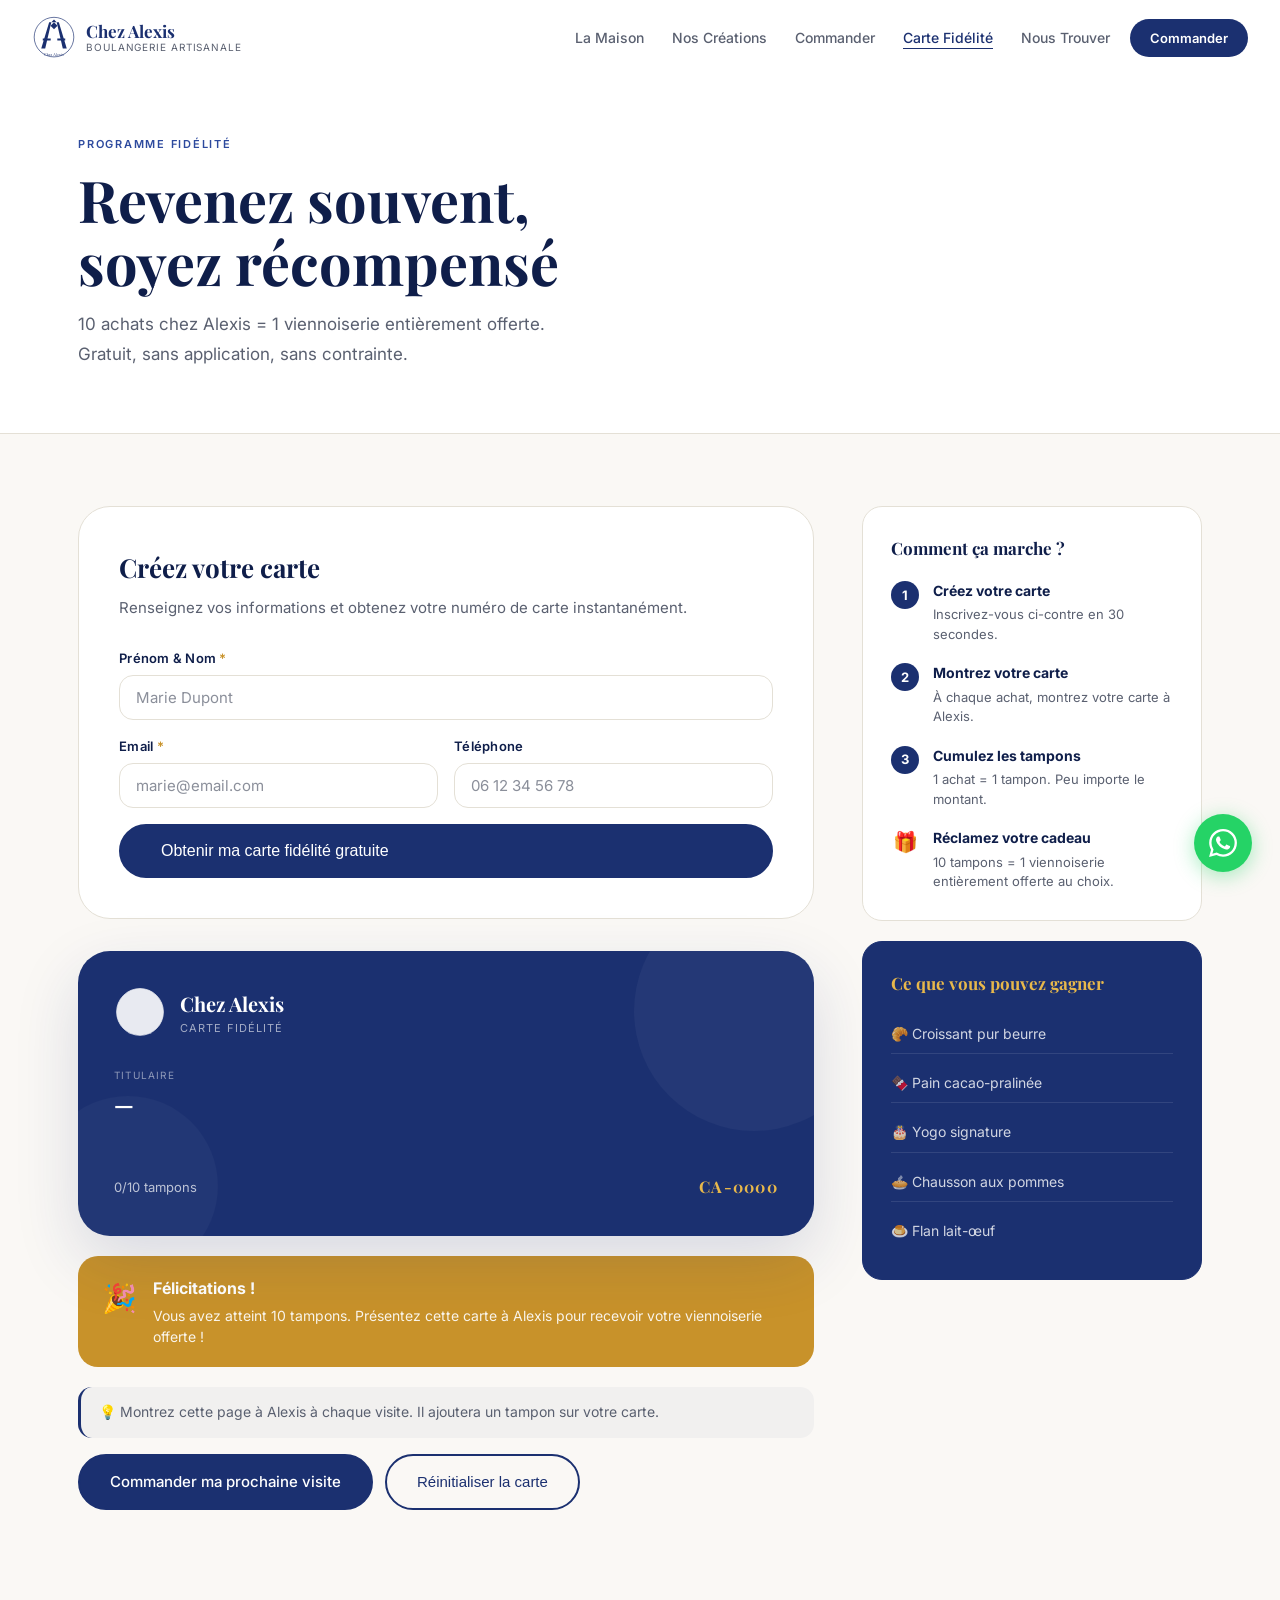
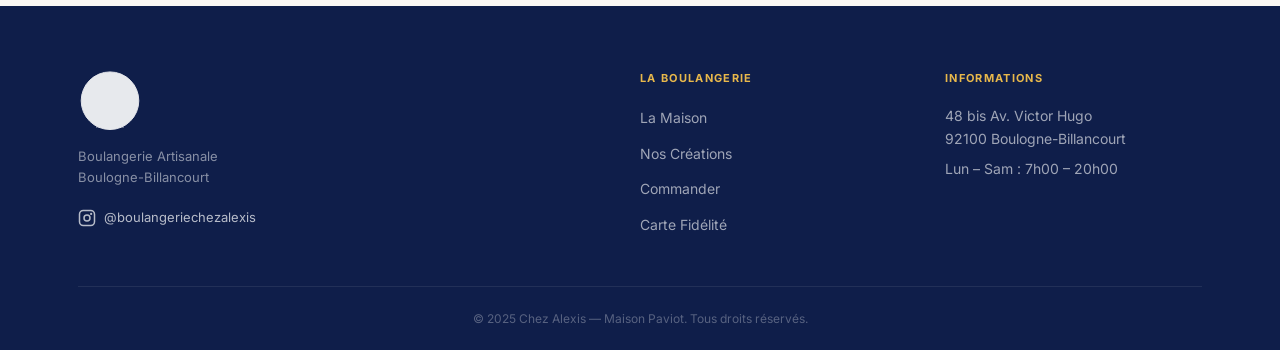
<file: fidelite.html>
<!DOCTYPE html>
<html lang="fr">
<head>
  <meta charset="UTF-8" />
  <meta name="viewport" content="width=device-width, initial-scale=1.0" />
  <title>Carte Fidélité — Chez Alexis | Boulangerie Boulogne-Billancourt</title>
  <meta name="description" content="Rejoignez le programme fidélité de la Boulangerie Chez Alexis. 10 achats = 1 viennoiserie offerte. Créez votre carte gratuitement." />
  <meta name="robots" content="index, follow" />
  <link rel="canonical" href="https://www.chezalexis-boulangerie.fr/fidelite.html" />
  <link rel="preconnect" href="https://fonts.googleapis.com" />
  <link rel="preconnect" href="https://fonts.gstatic.com" crossorigin />
  <link href="https://fonts.googleapis.com/css2?family=Playfair+Display:ital,wght@0,400;0,600;0,700;1,400&family=Inter:wght@300;400;500;600&display=swap" rel="stylesheet" />
  <link rel="stylesheet" href="style.css" />
</head>
<body>

  <!-- NAV -->
  <header role="banner">
    <nav class="nav scrolled" id="nav" aria-label="Navigation principale">
      <div class="nav__inner">
        <a href="index.html" class="nav__logo" aria-label="Chez Alexis — accueil">
          <img src="assets/logo.svg" alt="Logo Chez Alexis" class="nav__logo-img" width="48" height="48" />
          <span class="nav__logo-text">
            <span class="nav__logo-name">Chez Alexis</span>
            <span class="nav__logo-sub">Boulangerie Artisanale</span>
          </span>
        </a>
        <ul class="nav__links" role="list">
          <li><a href="index.html#maison">La Maison</a></li>
          <li><a href="index.html#creations">Nos Créations</a></li>
          <li><a href="commander.html">Commander</a></li>
          <li><a href="fidelite.html" class="nav__link--active">Carte Fidélité</a></li>
          <li><a href="index.html#visiter">Nous Trouver</a></li>
        </ul>
        <a href="commander.html" class="nav__cta">Commander</a>
        <button class="nav__burger" id="burger" aria-label="Ouvrir le menu" aria-expanded="false" aria-controls="mobile-menu">
          <span></span><span></span><span></span>
        </button>
      </div>
      <div class="nav__mobile" id="mobile-menu" aria-hidden="true">
        <ul role="list">
          <li><a href="index.html#maison">La Maison</a></li>
          <li><a href="index.html#creations">Nos Créations</a></li>
          <li><a href="commander.html">Commander</a></li>
          <li><a href="fidelite.html">Carte Fidélité</a></li>
          <li><a href="index.html#visiter">Nous Trouver</a></li>
        </ul>
      </div>
    </nav>
  </header>

  <main>

    <!-- PAGE HERO -->
    <section class="page-hero">
      <div class="container">
        <div class="page-hero__content">
          <span class="label">Programme Fidélité</span>
          <h1 class="page-hero__title">Revenez souvent,<br>soyez récompensé</h1>
          <p class="page-hero__sub">10 achats chez Alexis = 1 viennoiserie entièrement offerte. Gratuit, sans application, sans contrainte.</p>
        </div>
      </div>
    </section>

    <!-- LOYALTY SECTION -->
    <section class="loyalty-section">
      <div class="container">
        <div class="loyalty-layout">

          <!-- LEFT: Register or Show Card -->
          <div class="loyalty-main">

            <!-- REGISTER FORM (shown when no card) -->
            <div class="loyalty-register" id="loyalty-register">
              <h2 class="loyalty-register__title">Créez votre carte</h2>
              <p class="loyalty-register__sub">Renseignez vos informations et obtenez votre numéro de carte instantanément.</p>

              <form class="loyalty-form" id="loyalty-form" novalidate>
                <input type="hidden" name="_subject" value="Nouvelle Carte Fidélité — Chez Alexis" />

                <div class="form-group">
                  <label for="loy-name" class="form-label">Prénom &amp; Nom <span aria-hidden="true">*</span></label>
                  <input type="text" id="loy-name" name="nom" class="form-input" placeholder="Marie Dupont" required autocomplete="name" />
                </div>
                <div class="form-row form-row--2col">
                  <div class="form-group">
                    <label for="loy-email" class="form-label">Email <span aria-hidden="true">*</span></label>
                    <input type="email" id="loy-email" name="email" class="form-input" placeholder="marie@email.com" required autocomplete="email" />
                  </div>
                  <div class="form-group">
                    <label for="loy-phone" class="form-label">Téléphone</label>
                    <input type="tel" id="loy-phone" name="telephone" class="form-input" placeholder="06 12 34 56 78" autocomplete="tel" />
                  </div>
                </div>
                <input type="hidden" name="carte_id" id="loy-card-id-input" />

                <button type="submit" class="btn btn--primary btn--lg" style="width:100%">
                  Obtenir ma carte fidélité gratuite
                </button>
              </form>
            </div>

            <!-- CARD DISPLAY (shown after registration) -->
            <div class="loyalty-card-wrap" id="loyalty-card-wrap" hidden>

              <div class="loyalty-card" id="loyalty-card" role="img" aria-label="Votre carte fidélité Chez Alexis">
                <div class="loyalty-card__header">
                  <img src="assets/logo.svg" alt="Chez Alexis" class="loyalty-card__logo" width="56" height="56" />
                  <div>
                    <div class="loyalty-card__brand">Chez Alexis</div>
                    <div class="loyalty-card__sub">Carte Fidélité</div>
                  </div>
                </div>

                <div class="loyalty-card__owner">
                  <span class="loyalty-card__owner-label">Titulaire</span>
                  <strong class="loyalty-card__owner-name" id="card-owner-name">—</strong>
                </div>

                <div class="loyalty-card__stamps" id="card-stamps" role="list" aria-label="Tampons de fidélité">
                  <!-- Generated by JS -->
                </div>

                <div class="loyalty-card__footer">
                  <div class="loyalty-card__progress">
                    <span id="card-count">0</span>/10 tampons
                  </div>
                  <div class="loyalty-card__id" id="card-id-display">CA-0000</div>
                </div>
              </div>

              <!-- Reward unlocked banner -->
              <div class="loyalty-reward" id="loyalty-reward" hidden>
                <span class="loyalty-reward__icon" aria-hidden="true">🎉</span>
                <div>
                  <strong>Félicitations !</strong>
                  <p>Vous avez atteint 10 tampons. Présentez cette carte à Alexis pour recevoir votre viennoiserie offerte !</p>
                </div>
              </div>

              <div class="loyalty-card-actions">
                <p class="loyalty-card-hint">
                  💡 Montrez cette page à Alexis à chaque visite. Il ajoutera un tampon sur votre carte.
                </p>
                <div class="loyalty-card-btns">
                  <a href="commander.html" class="btn btn--primary">Commander ma prochaine visite</a>
                  <button class="btn btn--outline" id="reset-card-btn">Réinitialiser la carte</button>
                </div>
              </div>

            </div>

          </div>

          <!-- RIGHT SIDEBAR -->
          <aside class="loyalty-sidebar" aria-label="Informations sur le programme fidélité">

            <div class="sidebar-card">
              <h2 class="sidebar-card__title">Comment ça marche ?</h2>
              <ol class="sidebar-steps">
                <li class="sidebar-step">
                  <span class="sidebar-step__num">1</span>
                  <div>
                    <strong>Créez votre carte</strong>
                    <p>Inscrivez-vous ci-contre en 30 secondes.</p>
                  </div>
                </li>
                <li class="sidebar-step">
                  <span class="sidebar-step__num">2</span>
                  <div>
                    <strong>Montrez votre carte</strong>
                    <p>À chaque achat, montrez votre carte à Alexis.</p>
                  </div>
                </li>
                <li class="sidebar-step">
                  <span class="sidebar-step__num">3</span>
                  <div>
                    <strong>Cumulez les tampons</strong>
                    <p>1 achat = 1 tampon. Peu importe le montant.</p>
                  </div>
                </li>
                <li class="sidebar-step">
                  <span class="sidebar-step__num sidebar-step__num--gold">🎁</span>
                  <div>
                    <strong>Réclamez votre cadeau</strong>
                    <p>10 tampons = 1 viennoiserie entièrement offerte au choix.</p>
                  </div>
                </li>
              </ol>
            </div>

            <div class="sidebar-card sidebar-card--navy">
              <h2 class="sidebar-card__title">Ce que vous pouvez gagner</h2>
              <ul class="reward-list" role="list">
                <li class="reward-item">🥐 Croissant pur beurre</li>
                <li class="reward-item">🍫 Pain cacao-pralinée</li>
                <li class="reward-item">🎂 Yogo signature</li>
                <li class="reward-item">🥧 Chausson aux pommes</li>
                <li class="reward-item">🍮 Flan lait-œuf</li>
              </ul>
            </div>

          </aside>

        </div>
      </div>
    </section>

  </main>

  <!-- FOOTER -->
  <footer class="footer" role="contentinfo">
    <div class="container">
      <div class="footer__grid">
        <div class="footer__brand">
          <img src="assets/logo.svg" alt="Chez Alexis" class="footer__logo" width="72" height="72" />
          <p class="footer__tagline">Boulangerie Artisanale<br>Boulogne-Billancourt</p>
          <a href="https://www.instagram.com/boulangeriechezalexis/" target="_blank" rel="noopener noreferrer" class="footer__ig">
            <svg width="18" height="18" viewBox="0 0 24 24" fill="none" stroke="currentColor" stroke-width="2" stroke-linecap="round" stroke-linejoin="round" aria-hidden="true"><rect x="2" y="2" width="20" height="20" rx="5" ry="5"/><circle cx="12" cy="12" r="4"/><circle cx="17.5" cy="6.5" r="1.5" fill="currentColor" stroke="none"/></svg>
            @boulangeriechezalexis
          </a>
        </div>
        <nav class="footer__nav" aria-label="Liens du pied de page">
          <h3 class="footer__nav-title">La Boulangerie</h3>
          <ul role="list">
            <li><a href="index.html#maison">La Maison</a></li>
            <li><a href="index.html#creations">Nos Créations</a></li>
            <li><a href="commander.html">Commander</a></li>
            <li><a href="fidelite.html">Carte Fidélité</a></li>
          </ul>
        </nav>
        <div class="footer__contact">
          <h3 class="footer__nav-title">Informations</h3>
          <address>
            <p>48 bis Av. Victor Hugo<br>92100 Boulogne-Billancourt</p>
            <p><time datetime="Mo-Sa 07:00-20:00">Lun – Sam : 7h00 – 20h00</time></p>
          </address>
        </div>
      </div>
      <div class="footer__bottom">
        <p>&copy; 2025 Chez Alexis — Maison Paviot. Tous droits réservés.</p>
      </div>
    </div>
  </footer>

  <!-- WHATSAPP FLOATING BUTTON -->
  <!-- 📌 REPLACE: remplacer WHATSAPP_NUMBER par le numéro complet ex: 33612345678 -->
  <a
    href="https://wa.me/WHATSAPP_NUMBER?text=Bonjour%20Chez%20Alexis%20!"
    class="whatsapp-btn"
    target="_blank"
    rel="noopener noreferrer"
    aria-label="Nous contacter sur WhatsApp"
  >
    <svg width="28" height="28" viewBox="0 0 24 24" fill="currentColor" aria-hidden="true">
      <path d="M17.472 14.382c-.297-.149-1.758-.867-2.03-.967-.273-.099-.471-.148-.67.15-.197.297-.767.966-.94 1.164-.173.199-.347.223-.644.075-.297-.15-1.255-.463-2.39-1.475-.883-.788-1.48-1.761-1.653-2.059-.173-.297-.018-.458.13-.606.134-.133.298-.347.446-.52.149-.174.198-.298.298-.497.099-.198.05-.371-.025-.52-.075-.149-.669-1.612-.916-2.207-.242-.579-.487-.5-.669-.51-.173-.008-.371-.01-.57-.01-.198 0-.52.074-.792.372-.272.297-1.04 1.016-1.04 2.479 0 1.462 1.065 2.875 1.213 3.074.149.198 2.096 3.2 5.077 4.487.709.306 1.262.489 1.694.625.712.227 1.36.195 1.871.118.571-.085 1.758-.719 2.006-1.413.248-.694.248-1.289.173-1.413-.074-.124-.272-.198-.57-.347m-5.421 7.403h-.004a9.87 9.87 0 01-5.031-1.378l-.361-.214-3.741.982.998-3.648-.235-.374a9.86 9.86 0 01-1.51-5.26c.001-5.45 4.436-9.884 9.888-9.884 2.64 0 5.122 1.03 6.988 2.898a9.825 9.825 0 012.893 6.994c-.003 5.45-4.437 9.884-9.885 9.884m8.413-18.297A11.815 11.815 0 0012.05 0C5.495 0 .16 5.335.157 11.892c0 2.096.547 4.142 1.588 5.945L.057 24l6.305-1.654a11.882 11.882 0 005.683 1.448h.005c6.554 0 11.89-5.335 11.893-11.893a11.821 11.821 0 00-3.48-8.413z"/>
    </svg>
  </a>

  <script src="script.js"></script>
  <script>
    const CARD_KEY = 'chezAlexisCardId'; // On stocke juste l'ID, les données viennent de l'API
    const TOTAL_STAMPS = 10;

    const registerSection = document.getElementById('loyalty-register');
    const cardWrap       = document.getElementById('loyalty-card-wrap');
    const cardOwnerName  = document.getElementById('card-owner-name');
    const cardIdDisplay  = document.getElementById('card-id-display');
    const cardCountEl    = document.getElementById('card-count');
    const stampsContainer = document.getElementById('card-stamps');
    const loyaltyReward  = document.getElementById('loyalty-reward');
    const resetBtn       = document.getElementById('reset-card-btn');

    function renderStamps(count) {
      stampsContainer.innerHTML = '';
      for (let i = 0; i < TOTAL_STAMPS; i++) {
        const stamp = document.createElement('div');
        stamp.className = 'loyalty-stamp' + (i < count ? ' loyalty-stamp--filled' : '');
        stamp.setAttribute('role', 'listitem');
        stamp.setAttribute('aria-label', i < count ? 'Tampon validé' : 'Tampon à obtenir');
        if (i < count) {
          stamp.innerHTML = '<svg viewBox="0 0 24 24" fill="none" stroke="currentColor" stroke-width="3"><polyline points="20 6 9 17 4 12"/></svg>';
        }
        stampsContainer.appendChild(stamp);
      }
    }

    function showCard(data) {
      registerSection.hidden = true;
      cardWrap.hidden = false;
      cardOwnerName.textContent = data.nom;
      cardIdDisplay.textContent = data.card_id;
      cardCountEl.textContent = data.tampons;
      renderStamps(data.tampons);
      if (data.tampons >= TOTAL_STAMPS) {
        loyaltyReward.hidden = false;
        document.getElementById('loyalty-card').classList.add('loyalty-card--complete');
      }
    }

    // Load card from API if we have a stored card ID
    async function loadCard() {
      const cardId = localStorage.getItem(CARD_KEY);
      if (!cardId) return;
      try {
        const res = await fetch(`/api/loyalty?id=${cardId}`);
        if (res.ok) {
          const data = await res.json();
          showCard(data);
        } else {
          // Card not found in DB — clear local storage
          localStorage.removeItem(CARD_KEY);
        }
      } catch {
        // Offline fallback — show cached data if any
      }
    }

    // Form submit → real API
    const form = document.getElementById('loyalty-form');
    if (form) {
      const submitBtn = form.querySelector('button[type="submit"]');

      form.addEventListener('submit', async (e) => {
        e.preventDefault();
        const nom       = document.getElementById('loy-name').value.trim();
        const email     = document.getElementById('loy-email').value.trim();
        const telephone = document.getElementById('loy-phone').value.trim();
        if (!nom || !email) return;

        submitBtn.disabled = true;
        submitBtn.textContent = 'Création en cours…';

        try {
          const res = await fetch('/api/loyalty', {
            method: 'POST',
            headers: { 'Content-Type': 'application/json' },
            body: JSON.stringify({ nom, email, telephone })
          });
          const data = await res.json();
          if (res.ok || res.status === 200) {
            localStorage.setItem(CARD_KEY, data.card_id);
            showCard(data);
          } else {
            alert('Erreur : ' + (data.error || 'Veuillez réessayer.'));
            submitBtn.disabled = false;
            submitBtn.textContent = 'Obtenir ma carte fidélité gratuite';
          }
        } catch {
          alert('Erreur réseau. Veuillez réessayer.');
          submitBtn.disabled = false;
          submitBtn.textContent = 'Obtenir ma carte fidélité gratuite';
        }
      });
    }

    // Reset
    if (resetBtn) {
      resetBtn.addEventListener('click', () => {
        if (confirm('Dissocier cette carte de cet appareil ?')) {
          localStorage.removeItem(CARD_KEY);
          location.reload();
        }
      });
    }

    loadCard();
  </script>
</body>
</html>
</file>
<file: style.css>
/* ============================================
   CHEZ ALEXIS — Boulangerie Artisanale
   Brand: Navy #1B3070 · Cream #FAF8F5 · Gold #C8922A
   ============================================ */

/* ── TOKENS ── */
:root {
  /* Brand navy (from logo) */
  --navy:        #1B3070;
  --navy-dark:   #0F1E4A;
  --navy-mid:    #2D4A9E;
  --navy-light:  #4A6CC0;
  --navy-10:     rgba(27, 48, 112, 0.10);
  --navy-20:     rgba(27, 48, 112, 0.20);

  /* Backgrounds */
  --cream:       #FAF8F5;
  --cream-alt:   #F2EFE8;
  --white:       #FFFFFF;

  /* Gold accent (stars, badges) */
  --gold:        #C8922A;
  --gold-light:  #E8B84B;

  /* Text */
  --text:        #1A1A2E;
  --text-muted:  #5A6070;

  /* Borders */
  --border:      #E4E0D6;
  --border-navy: rgba(27, 48, 112, 0.15);

  /* Typography */
  --serif:  'Playfair Display', Georgia, 'Times New Roman', serif;
  --sans:   'Inter', system-ui, -apple-system, sans-serif;

  /* Radius */
  --r-sm:   8px;
  --r-md:   14px;
  --r-lg:   20px;
  --r-xl:   32px;

  /* Shadows */
  --shadow-sm: 0 2px 8px rgba(27,48,112,0.08);
  --shadow-md: 0 8px 32px rgba(27,48,112,0.12);
  --shadow-lg: 0 24px 64px rgba(27,48,112,0.15);

  --ease: cubic-bezier(0.4, 0, 0.2, 1);
  --transition: 0.28s var(--ease);
}

/* ── RESET ── */
*, *::before, *::after { box-sizing: border-box; margin: 0; padding: 0; }
html { scroll-behavior: smooth; font-size: 16px; }
body {
  font-family: var(--sans);
  background: var(--cream);
  color: var(--text);
  line-height: 1.6;
  -webkit-font-smoothing: antialiased;
  overflow-x: hidden;
}
img { display: block; max-width: 100%; height: auto; }
a { color: inherit; text-decoration: none; }
ul { list-style: none; }
address { font-style: normal; }

/* ── UTILITIES ── */
.container {
  width: 100%;
  max-width: 1180px;
  margin: 0 auto;
  padding: 0 28px;
}

.label {
  display: inline-block;
  font-size: 11px;
  font-weight: 600;
  letter-spacing: 0.16em;
  text-transform: uppercase;
  color: var(--navy-mid);
  margin-bottom: 14px;
}

.section-title {
  font-family: var(--serif);
  font-size: clamp(30px, 3.8vw, 50px);
  font-weight: 700;
  line-height: 1.12;
  color: var(--navy-dark);
}

.section-intro {
  margin-top: 16px;
  font-size: 16px;
  line-height: 1.75;
  color: var(--text-muted);
  max-width: 520px;
}

.section-header {
  text-align: center;
  margin-bottom: 56px;
}
.section-header .section-intro {
  margin-left: auto;
  margin-right: auto;
}

.section { padding: 112px 0; }

/* Buttons */
.btn {
  display: inline-flex;
  align-items: center;
  gap: 8px;
  padding: 14px 30px;
  border-radius: 100px;
  font-size: 15px;
  font-weight: 500;
  cursor: pointer;
  transition: var(--transition);
  border: 2px solid transparent;
}
.btn--primary {
  background: var(--navy);
  color: var(--white);
  border-color: var(--navy);
}
.btn--primary:hover {
  background: var(--navy-dark);
  border-color: var(--navy-dark);
  transform: translateY(-2px);
  box-shadow: var(--shadow-md);
}
.btn--outline {
  background: transparent;
  color: var(--navy);
  border-color: var(--navy);
}
.btn--outline:hover {
  background: var(--navy);
  color: var(--white);
  transform: translateY(-2px);
}

/* Scroll reveal */
[data-reveal] {
  opacity: 0;
  transform: translateY(28px);
  transition: opacity 0.65s var(--ease), transform 0.65s var(--ease);
}
[data-reveal].is-visible {
  opacity: 1;
  transform: translateY(0);
}

/* ============================================
   NAV
   ============================================ */
.nav {
  position: fixed;
  top: 0; left: 0; right: 0;
  z-index: 200;
  transition: background var(--transition), box-shadow var(--transition);
}
.nav.scrolled {
  background: rgba(250, 248, 245, 0.97);
  backdrop-filter: blur(14px);
  -webkit-backdrop-filter: blur(14px);
  box-shadow: 0 1px 0 var(--border);
}
.nav__inner {
  display: flex;
  align-items: center;
  gap: 20px;
  padding: 16px 32px;
  max-width: 1280px;
  margin: 0 auto;
}
.nav__logo {
  display: flex;
  align-items: center;
  gap: 10px;
  flex-shrink: 0;
  transition: opacity var(--transition);
}
.nav__logo:hover { opacity: 0.85; }
.nav__logo-img {
  width: 44px;
  height: 44px;
  object-fit: contain;
}
.nav__logo-text {
  display: flex;
  flex-direction: column;
  line-height: 1.15;
}
.nav__logo-name {
  font-family: var(--serif);
  font-size: 17px;
  font-weight: 700;
  color: var(--navy);
}
.nav__logo-sub {
  font-size: 10px;
  font-weight: 400;
  letter-spacing: 0.09em;
  text-transform: uppercase;
  color: var(--text-muted);
}

.nav__links {
  display: flex;
  gap: 28px;
  align-items: center;
  margin-left: auto;
}
.nav__links a {
  font-size: 14px;
  font-weight: 500;
  color: var(--text-muted);
  transition: color var(--transition);
  position: relative;
}
.nav__links a::after {
  content: '';
  position: absolute;
  bottom: -3px; left: 0;
  width: 0; height: 1.5px;
  background: var(--navy);
  transition: width var(--transition);
}
.nav__links a:hover { color: var(--navy); }
.nav__links a:hover::after { width: 100%; }

.nav__cta {
  flex-shrink: 0;
  font-size: 13px;
  font-weight: 600;
  padding: 9px 20px;
  background: var(--navy);
  color: var(--white);
  border-radius: 100px;
  transition: var(--transition);
}
.nav__cta:hover {
  background: var(--navy-dark);
  transform: translateY(-1px);
  box-shadow: var(--shadow-sm);
}

.nav__burger {
  display: none;
  flex-direction: column;
  gap: 5px;
  background: none;
  border: none;
  cursor: pointer;
  padding: 6px;
  margin-left: auto;
}
.nav__burger span {
  display: block;
  width: 22px; height: 2px;
  background: var(--navy);
  border-radius: 2px;
  transition: var(--transition);
}
.nav__burger[aria-expanded="true"] span:nth-child(1) {
  transform: translateY(7px) rotate(45deg);
}
.nav__burger[aria-expanded="true"] span:nth-child(2) {
  opacity: 0;
}
.nav__burger[aria-expanded="true"] span:nth-child(3) {
  transform: translateY(-7px) rotate(-45deg);
}

.nav__mobile {
  display: none;
  background: var(--white);
  border-top: 1px solid var(--border);
  padding: 20px 32px 24px;
}
.nav__mobile ul { display: flex; flex-direction: column; gap: 4px; }
.nav__mobile a {
  display: block;
  padding: 10px 0;
  font-size: 16px;
  font-weight: 500;
  color: var(--navy);
  border-bottom: 1px solid var(--border);
}
.nav__mobile.is-open { display: block; }

/* ============================================
   HERO
   ============================================ */
.hero {
  min-height: 100vh;
  display: flex;
  align-items: center;
  background: var(--white);
  padding-top: 80px;
  overflow: hidden;
  position: relative;
}
.hero::before {
  content: '';
  position: absolute;
  top: -120px; right: -120px;
  width: 640px; height: 640px;
  background: radial-gradient(circle, rgba(27,48,112,0.06) 0%, transparent 70%);
  pointer-events: none;
}
.hero__inner {
  display: grid;
  grid-template-columns: 1fr 1fr;
  gap: 60px;
  align-items: center;
  max-width: 1180px;
  margin: 0 auto;
  padding: 60px 28px 80px;
  width: 100%;
}

/* Hero content */
.hero__badge {
  display: inline-flex;
  align-items: center;
  gap: 10px;
  background: rgba(27,48,112,0.06);
  border: 1px solid var(--border-navy);
  border-radius: 100px;
  padding: 8px 16px;
  font-size: 13px;
  font-weight: 500;
  color: var(--navy);
  margin-bottom: 28px;
}
.hero__stars { color: var(--gold); letter-spacing: -1px; }

.hero__title {
  font-family: var(--serif);
  font-size: clamp(42px, 5.2vw, 76px);
  font-weight: 700;
  line-height: 1.06;
  color: var(--navy-dark);
  margin-bottom: 22px;
}
.hero__title em {
  font-style: italic;
  color: var(--navy-mid);
}

.hero__subtitle {
  font-size: 17px;
  line-height: 1.72;
  color: var(--text-muted);
  max-width: 400px;
  margin-bottom: 36px;
}

.hero__actions {
  display: flex;
  gap: 14px;
  flex-wrap: wrap;
  margin-bottom: 40px;
}

.hero__trust {
  display: flex;
  gap: 14px;
  flex-wrap: wrap;
}
.trust-badge {
  display: flex;
  align-items: center;
  gap: 10px;
  background: var(--cream);
  border: 1px solid var(--border);
  border-radius: var(--r-md);
  padding: 10px 16px;
}
.trust-badge__logo {
  width: 32px; height: 32px;
  object-fit: contain;
}
.trust-badge__icon { font-size: 22px; }
.trust-badge__text {
  display: flex;
  flex-direction: column;
  line-height: 1.3;
}
.trust-badge__text strong { font-size: 13px; color: var(--navy); }
.trust-badge__text span { font-size: 11px; color: var(--text-muted); }

/* Hero visual */
.hero__visual {
  display: flex;
  align-items: center;
  justify-content: center;
  position: relative;
}
.hero__logo-display {
  position: relative;
  z-index: 2;
  animation: floatLogo 5s ease-in-out infinite;
}
@keyframes floatLogo {
  0%, 100% { transform: translateY(0); }
  50% { transform: translateY(-14px); }
}
.hero__logo-big {
  width: clamp(240px, 28vw, 360px);
  height: auto;
  filter: drop-shadow(0 24px 48px rgba(27,48,112,0.18));
}
.hero__deco-ring {
  position: absolute;
  border-radius: 50%;
  border: 1.5px solid var(--border-navy);
  pointer-events: none;
}
.hero__deco-ring--1 { width: 420px; height: 420px; opacity: 0.35; }
.hero__deco-ring--2 { width: 540px; height: 540px; opacity: 0.18; }
.hero__deco-ring--3 { width: 660px; height: 660px; opacity: 0.10; }

/* ============================================
   RIBBON
   ============================================ */
.ribbon {
  background: var(--navy);
  color: rgba(255,255,255,0.9);
  padding: 16px 0;
  overflow: hidden;
}
.ribbon__track {
  display: flex;
  gap: 24px;
  white-space: nowrap;
  font-size: 13.5px;
  font-weight: 500;
  letter-spacing: 0.03em;
  animation: marquee 28s linear infinite;
}
.ribbon__sep { color: var(--gold-light); }
@keyframes marquee {
  0% { transform: translateX(0); }
  100% { transform: translateX(-50%); }
}

/* ============================================
   LA MAISON
   ============================================ */
.maison { background: var(--cream); }
.maison__grid {
  display: grid;
  grid-template-columns: 1fr 1fr;
  gap: 80px;
  align-items: center;
}

/* Visual side */
.maison__visual {
  position: relative;
  display: flex;
  align-items: center;
  justify-content: center;
}
.maison__logo-wrap {
  background: var(--white);
  border-radius: var(--r-xl);
  padding: 48px;
  box-shadow: var(--shadow-lg);
  border: 1px solid var(--border);
  display: flex;
  align-items: center;
  justify-content: center;
}
.maison__logo {
  width: 220px;
  height: 220px;
  object-fit: contain;
}
.maison__card {
  position: absolute;
  background: var(--white);
  border: 1px solid var(--border);
  border-radius: var(--r-md);
  padding: 14px 18px;
  box-shadow: var(--shadow-md);
  text-align: center;
  font-size: 12px;
  line-height: 1.5;
  color: var(--text-muted);
}
.maison__card strong { color: var(--navy); }
.maison__card span { display: block; font-size: 22px; margin-bottom: 6px; }
.maison__card--1 { bottom: -20px; right: -20px; }
.maison__card--2 { top: -20px; left: -20px; }

/* Content side */
.maison__text {
  font-size: 16px;
  line-height: 1.82;
  color: var(--text-muted);
  margin-bottom: 18px;
}
.maison__text strong { color: var(--navy); font-weight: 600; }

.maison__stats {
  display: flex;
  border: 1px solid var(--border-navy);
  border-radius: var(--r-lg);
  overflow: hidden;
  margin-top: 36px;
}
.stat {
  flex: 1;
  padding: 20px 14px;
  text-align: center;
  border-right: 1px solid var(--border-navy);
  background: rgba(27,48,112,0.02);
}
.stat:last-child { border-right: none; }
.stat__value {
  display: block;
  font-family: var(--serif);
  font-size: 19px;
  font-weight: 700;
  color: var(--navy);
  line-height: 1.2;
  margin-bottom: 5px;
}
.stat__label {
  font-size: 12px;
  color: var(--text-muted);
  line-height: 1.45;
}

/* ============================================
   NOS CRÉATIONS
   ============================================ */
.creations { background: var(--cream-alt); }

.creations__grid {
  display: grid;
  grid-template-columns: repeat(3, 1fr);
  gap: 22px;
}

.product-card {
  background: var(--white);
  border-radius: var(--r-lg);
  padding: 30px 28px;
  border: 1px solid var(--border);
  transition: transform var(--transition), box-shadow var(--transition), border-color var(--transition);
  position: relative;
  overflow: hidden;
}
.product-card:hover {
  transform: translateY(-5px);
  box-shadow: var(--shadow-md);
  border-color: var(--border-navy);
}

/* Featured card: navy background */
.product-card--hero {
  background: var(--navy);
  border-color: var(--navy);
  color: var(--white);
}
.product-card--hero .product-card__title { color: var(--white); }
.product-card--hero .product-card__desc { color: rgba(255,255,255,0.75); }
.product-card--hero .product-card__tag {
  background: rgba(255,255,255,0.12);
  color: var(--gold-light);
  border-color: rgba(255,255,255,0.2);
}
.product-card--hero .product-card__badge {
  background: var(--gold-light);
  color: var(--navy-dark);
}
.product-card--hero:hover { border-color: var(--navy-mid); }

/* Accent card: navy border */
.product-card--accent {
  border-color: var(--navy-20);
  background: linear-gradient(135deg, var(--white) 80%, rgba(27,48,112,0.03));
}

.product-card__badge {
  position: absolute;
  top: 18px; right: 18px;
  background: var(--navy);
  color: var(--white);
  font-size: 11px;
  font-weight: 600;
  letter-spacing: 0.04em;
  padding: 4px 10px;
  border-radius: 100px;
}

.product-card__icon {
  font-size: 34px;
  margin-bottom: 18px;
  display: block;
}
.product-card__title {
  font-family: var(--serif);
  font-size: 21px;
  font-weight: 700;
  color: var(--navy-dark);
  margin-bottom: 10px;
}
.product-card__desc {
  font-size: 14px;
  line-height: 1.72;
  color: var(--text-muted);
  margin-bottom: 18px;
}
.product-card__tag {
  display: inline-block;
  font-size: 11px;
  font-weight: 500;
  letter-spacing: 0.04em;
  color: var(--navy-mid);
  background: rgba(27,48,112,0.06);
  border: 1px solid rgba(27,48,112,0.14);
  padding: 4px 10px;
  border-radius: 100px;
}

/* ============================================
   PRESSE & AVIS
   ============================================ */
.presse { background: var(--white); }

.presse__score {
  margin-top: 18px;
  display: flex;
  flex-direction: column;
  align-items: center;
  gap: 6px;
}
.presse__stars {
  font-size: 26px;
  letter-spacing: 5px;
  color: var(--gold);
}
.presse__meta {
  font-size: 14px;
  color: var(--text-muted);
}

/* Press quote block */
.press-quote {
  background: var(--navy);
  border-radius: var(--r-xl);
  padding: 48px 56px;
  margin-bottom: 48px;
  position: relative;
  overflow: hidden;
}
.press-quote::before {
  content: '"';
  position: absolute;
  top: -20px; left: 32px;
  font-family: var(--serif);
  font-size: 180px;
  color: rgba(255,255,255,0.06);
  line-height: 1;
  pointer-events: none;
}
.press-quote__block p {
  font-family: var(--serif);
  font-size: clamp(18px, 2.2vw, 24px);
  font-style: italic;
  font-weight: 400;
  line-height: 1.65;
  color: var(--white);
  position: relative;
  z-index: 1;
}
.press-quote__source {
  margin-top: 24px;
  display: flex;
  align-items: center;
  gap: 12px;
  flex-wrap: wrap;
  position: relative;
  z-index: 1;
}
.press-quote__pub {
  font-size: 14px;
  font-weight: 700;
  color: var(--gold-light);
  letter-spacing: 0.05em;
}
.press-quote__context {
  font-size: 13px;
  color: rgba(255,255,255,0.55);
}

/* Review cards */
.reviews__grid {
  display: grid;
  grid-template-columns: repeat(3, 1fr);
  gap: 22px;
  margin-bottom: 56px;
}
.review-card {
  background: var(--cream-alt);
  border-radius: var(--r-lg);
  padding: 28px;
  border: 1px solid var(--border);
  transition: var(--transition);
}
.review-card:hover { box-shadow: var(--shadow-sm); border-color: var(--border-navy); }
.review-card--featured {
  background: var(--navy);
  border-color: var(--navy);
}
.review-card--featured .review-card__stars { color: var(--gold-light); }
.review-card--featured .review-card__text { color: rgba(255,255,255,0.82); }
.review-card--featured .review-card__author strong { color: var(--white); }
.review-card--featured .review-card__author span { color: rgba(255,255,255,0.55); }
.review-card--featured .review-card__avatar { background: var(--gold-light); color: var(--navy-dark); }

.review-card__stars { color: var(--gold); letter-spacing: 2px; font-size: 15px; margin-bottom: 14px; }
.review-card__text {
  font-size: 14.5px;
  line-height: 1.75;
  color: var(--text-muted);
  font-style: italic;
  margin-bottom: 22px;
}
.review-card__author { display: flex; align-items: center; gap: 12px; }
.review-card__avatar {
  width: 38px; height: 38px;
  border-radius: 50%;
  background: var(--navy);
  color: var(--white);
  display: flex;
  align-items: center;
  justify-content: center;
  font-weight: 700;
  font-size: 15px;
  flex-shrink: 0;
}
.review-card__author > div { display: flex; flex-direction: column; gap: 2px; }
.review-card__author strong { font-size: 13.5px; color: var(--navy-dark); }
.review-card__author span { font-size: 11.5px; color: var(--text-muted); }

/* Press logos */
.press-logos { text-align: center; }
.press-logos__label {
  font-size: 11px;
  font-weight: 600;
  letter-spacing: 0.12em;
  text-transform: uppercase;
  color: var(--text-muted);
  margin-bottom: 20px;
}
.press-logos__list {
  display: flex;
  justify-content: center;
  gap: 18px;
  flex-wrap: wrap;
}
.press-logo-card {
  display: flex;
  flex-direction: column;
  align-items: center;
  gap: 4px;
  background: var(--cream-alt);
  border: 1px solid var(--border);
  border-radius: var(--r-lg);
  padding: 18px 32px;
  transition: var(--transition);
}
.press-logo-card:hover {
  border-color: var(--border-navy);
  box-shadow: var(--shadow-sm);
}
.press-logo-card__name {
  font-family: var(--serif);
  font-size: 17px;
  font-weight: 700;
  color: var(--navy);
}
.press-logo-card__desc { font-size: 12px; color: var(--text-muted); }

/* ============================================
   NOUS TROUVER
   ============================================ */
.visiter { background: var(--cream-alt); }
.visiter__grid {
  display: grid;
  grid-template-columns: 1fr 1.3fr;
  gap: 72px;
  align-items: center;
}
.visiter__desc {
  font-size: 16px;
  color: var(--text-muted);
  line-height: 1.72;
  margin: 14px 0 36px;
}
.visiter__details { display: flex; flex-direction: column; gap: 26px; margin-bottom: 36px; }
.visiter__detail {
  display: flex;
  gap: 16px;
  align-items: flex-start;
}
.visiter__detail-icon { font-size: 20px; flex-shrink: 0; margin-top: 3px; }
.visiter__detail > div {
  display: flex;
  flex-direction: column;
  gap: 3px;
}
.visiter__detail strong {
  font-size: 11px;
  font-weight: 700;
  letter-spacing: 0.1em;
  text-transform: uppercase;
  color: var(--navy);
}
.visiter__detail span {
  font-size: 15px;
  color: var(--text-muted);
  line-height: 1.5;
}
.visiter__ig {
  font-size: 15px;
  color: var(--navy-mid);
  font-weight: 500;
  transition: color var(--transition);
}
.visiter__ig:hover { color: var(--navy-dark); }

.visiter__map {
  border-radius: var(--r-xl);
  overflow: hidden;
  aspect-ratio: 4/3;
  box-shadow: var(--shadow-lg);
  border: 1px solid var(--border);
  background: var(--cream);
}
.visiter__map iframe {
  width: 100%; height: 100%;
  border: none;
  display: block;
}

/* ============================================
   FOOTER
   ============================================ */
.footer {
  background: var(--navy-dark);
  color: rgba(255,255,255,0.85);
  padding: 64px 0 0;
}
.footer__grid {
  display: grid;
  grid-template-columns: 2fr 1fr 1fr;
  gap: 48px;
  padding-bottom: 48px;
  border-bottom: 1px solid rgba(255,255,255,0.08);
}
.footer__logo {
  width: 64px; height: 64px;
  object-fit: contain;
  margin-bottom: 12px;
  filter: brightness(0) invert(1);
  opacity: 0.9;
}
.footer__tagline {
  font-size: 13px;
  color: rgba(255,255,255,0.5);
  line-height: 1.6;
  margin-bottom: 20px;
}
.footer__ig {
  display: inline-flex;
  align-items: center;
  gap: 8px;
  font-size: 13px;
  color: rgba(255,255,255,0.7);
  transition: color var(--transition);
}
.footer__ig:hover { color: var(--white); }
.footer__nav-title {
  font-size: 11px;
  font-weight: 700;
  letter-spacing: 0.12em;
  text-transform: uppercase;
  color: var(--gold-light);
  margin-bottom: 18px;
}
.footer__nav ul { display: flex; flex-direction: column; gap: 10px; }
.footer__nav a {
  font-size: 14px;
  color: rgba(255,255,255,0.6);
  transition: color var(--transition);
}
.footer__nav a:hover { color: var(--white); }
.footer__contact p {
  font-size: 14px;
  color: rgba(255,255,255,0.6);
  line-height: 1.6;
  margin-bottom: 8px;
}
.footer__bottom {
  padding: 22px 0;
  text-align: center;
}
.footer__bottom p {
  font-size: 12px;
  color: rgba(255,255,255,0.3);
}

/* ============================================
   RESPONSIVE
   ============================================ */
@media (max-width: 1024px) {
  .hero__inner { grid-template-columns: 1fr; text-align: center; padding: 80px 28px 72px; }
  .hero__subtitle, .hero__badge { margin-left: auto; margin-right: auto; }
  .hero__actions, .hero__trust { justify-content: center; }
  .hero__visual { display: none; }

  .maison__grid { grid-template-columns: 1fr; gap: 48px; }
  .maison__visual { display: none; }

  .creations__grid { grid-template-columns: repeat(2, 1fr); }
  .reviews__grid { grid-template-columns: 1fr; max-width: 520px; margin-left: auto; margin-right: auto; }

  .visiter__grid { grid-template-columns: 1fr; }
  .visiter__map { aspect-ratio: 16/9; }

  .footer__grid { grid-template-columns: 1fr 1fr; }
  .footer__brand { grid-column: 1 / -1; }
}

@media (max-width: 768px) {
  .nav__links, .nav__cta { display: none; }
  .nav__burger { display: flex; }
  .nav__inner { padding: 14px 20px; }

  .section { padding: 72px 0; }
  .press-quote { padding: 32px 28px; }

  .creations__grid { grid-template-columns: 1fr; }

  .footer__grid { grid-template-columns: 1fr; }
}

@media (max-width: 480px) {
  .hero__title { font-size: 36px; }
  .hero__actions { flex-direction: column; align-items: stretch; }
  .hero__actions .btn { justify-content: center; }

  .maison__stats { flex-direction: column; }
  .stat { border-right: none; border-bottom: 1px solid var(--border-navy); }
  .stat:last-child { border-bottom: none; }
}

/* ============================================
   NAV ACTIVE LINK
   ============================================ */
.nav__link--active {
  color: var(--navy) !important;
}
.nav__link--active::after {
  width: 100% !important;
}

/* ============================================
   PAGE HERO (commander, fidelite)
   ============================================ */
.page-hero {
  background: var(--white);
  padding: 130px 0 64px;
  border-bottom: 1px solid var(--border);
}
.page-hero__content {
  max-width: 640px;
}
.page-hero__title {
  font-family: var(--serif);
  font-size: clamp(34px, 4.5vw, 58px);
  font-weight: 700;
  line-height: 1.1;
  color: var(--navy-dark);
  margin-bottom: 16px;
}
.page-hero__sub {
  font-size: 17px;
  line-height: 1.72;
  color: var(--text-muted);
  max-width: 500px;
}

/* ============================================
   ORDER PAGE
   ============================================ */
.order-section {
  padding: 72px 0 96px;
  background: var(--cream);
}
.order-layout {
  display: grid;
  grid-template-columns: 1fr 340px;
  gap: 48px;
  align-items: start;
}

/* Form wrapper */
.order-form-wrap {
  background: var(--white);
  border-radius: var(--r-xl);
  border: 1px solid var(--border);
  overflow: hidden;
}
.order-form {
  padding: 40px;
}

/* Form sections */
.form-section {
  border: none;
  padding: 0;
  margin-bottom: 36px;
  padding-bottom: 36px;
  border-bottom: 1px solid var(--border);
}
.form-section:last-of-type {
  border-bottom: none;
  margin-bottom: 0;
}
.form-section__title {
  display: flex;
  align-items: center;
  gap: 12px;
  font-family: var(--serif);
  font-size: 20px;
  font-weight: 700;
  color: var(--navy-dark);
  margin-bottom: 24px;
}
.form-section__num {
  display: inline-flex;
  align-items: center;
  justify-content: center;
  width: 30px; height: 30px;
  background: var(--navy);
  color: var(--white);
  border-radius: 50%;
  font-family: var(--sans);
  font-size: 13px;
  font-weight: 700;
  flex-shrink: 0;
}

/* Product rows */
.product-list {
  display: flex;
  flex-direction: column;
  gap: 2px;
}
.product-row {
  display: flex;
  align-items: center;
  justify-content: space-between;
  gap: 16px;
  padding: 14px 16px;
  border-radius: var(--r-md);
  border: 1.5px solid var(--border);
  background: var(--cream);
  transition: var(--transition);
  cursor: pointer;
}
.product-row:hover,
.product-row--checked {
  border-color: var(--navy);
  background: rgba(27,48,112,0.04);
}
.product-row--featured {
  border-color: var(--gold);
  background: rgba(200,146,42,0.04);
}
.product-row__label {
  display: flex;
  align-items: center;
  gap: 12px;
  flex: 1;
  cursor: pointer;
}
.product-row__check {
  width: 18px; height: 18px;
  accent-color: var(--navy);
  flex-shrink: 0;
  cursor: pointer;
}
.product-row__info {
  display: flex;
  flex-direction: column;
  gap: 2px;
}
.product-row__info strong {
  font-size: 14px;
  font-weight: 600;
  color: var(--navy-dark);
  display: flex;
  align-items: center;
  gap: 8px;
}
.product-row__info span {
  font-size: 12px;
  color: var(--text-muted);
}
.badge-new {
  font-size: 10px;
  font-weight: 700;
  letter-spacing: 0.04em;
  background: var(--gold);
  color: var(--white);
  padding: 2px 8px;
  border-radius: 100px;
  font-family: var(--sans);
}
.product-row__qty {
  display: flex;
  align-items: center;
  gap: 8px;
  flex-shrink: 0;
}
.qty-btn {
  width: 28px; height: 28px;
  border-radius: 50%;
  border: 1.5px solid var(--border-navy);
  background: var(--white);
  color: var(--navy);
  font-size: 16px;
  font-weight: 600;
  cursor: pointer;
  display: flex;
  align-items: center;
  justify-content: center;
  transition: var(--transition);
  line-height: 1;
}
.qty-btn:hover {
  background: var(--navy);
  color: var(--white);
  border-color: var(--navy);
}
.qty-input {
  width: 42px;
  text-align: center;
  border: 1.5px solid var(--border);
  border-radius: var(--r-sm);
  padding: 4px;
  font-size: 14px;
  font-weight: 600;
  color: var(--navy);
  background: var(--white);
}
.qty-input::-webkit-inner-spin-button,
.qty-input::-webkit-outer-spin-button { opacity: 1; }

/* Form inputs */
.form-group {
  display: flex;
  flex-direction: column;
  gap: 6px;
  margin-bottom: 16px;
}
.form-group:last-child { margin-bottom: 0; }
.form-label {
  font-size: 13px;
  font-weight: 600;
  color: var(--navy-dark);
  letter-spacing: 0.02em;
}
.form-label span { color: var(--gold); }
.form-input {
  width: 100%;
  padding: 12px 16px;
  border: 1.5px solid var(--border);
  border-radius: var(--r-md);
  font-size: 15px;
  font-family: var(--sans);
  color: var(--text);
  background: var(--white);
  transition: border-color var(--transition), box-shadow var(--transition);
  outline: none;
}
.form-input:focus {
  border-color: var(--navy);
  box-shadow: 0 0 0 3px rgba(27,48,112,0.1);
}
.form-input::placeholder { color: var(--text-muted); opacity: 0.7; }
.form-select { cursor: pointer; }
.form-textarea { resize: vertical; min-height: 88px; }
.form-hint {
  font-size: 12px;
  color: var(--text-muted);
}
.form-row--2col {
  display: grid;
  grid-template-columns: 1fr 1fr;
  gap: 16px;
}

/* Loyalty field in order form */
.form-loyalty {
  display: flex;
  align-items: center;
  gap: 16px;
  background: rgba(200,146,42,0.06);
  border: 1.5px solid rgba(200,146,42,0.25);
  border-radius: var(--r-lg);
  padding: 18px 20px;
  margin: 28px 0;
}
.form-loyalty__icon { font-size: 26px; flex-shrink: 0; }
.form-loyalty > div { flex: 1; }
.form-loyalty strong { font-size: 14px; color: var(--navy); display: block; margin-bottom: 3px; }
.form-loyalty p { font-size: 12px; color: var(--text-muted); }
.form-loyalty__input { width: 130px; flex-shrink: 0; }

/* Submit area */
.form-submit { text-align: center; padding-top: 8px; }
.btn--lg { padding: 16px 40px; font-size: 16px; }
.form-submit__note {
  margin-top: 12px;
  font-size: 12px;
  color: var(--text-muted);
  line-height: 1.6;
}
.form-success {
  text-align: center;
  padding: 32px;
  background: rgba(27,48,112,0.04);
  border-radius: var(--r-lg);
  margin-top: 24px;
}
.form-success__icon { font-size: 40px; display: block; margin-bottom: 12px; }
.form-success h3 { font-family: var(--serif); font-size: 22px; color: var(--navy); margin-bottom: 8px; }
.form-success p { color: var(--text-muted); }

/* Sidebar cards */
.order-sidebar,
.loyalty-sidebar {
  display: flex;
  flex-direction: column;
  gap: 20px;
  position: sticky;
  top: 88px;
}
.sidebar-card {
  background: var(--white);
  border: 1px solid var(--border);
  border-radius: var(--r-lg);
  padding: 28px;
}
.sidebar-card--navy {
  background: var(--navy);
  border-color: var(--navy);
  color: var(--white);
}
.sidebar-card--navy .sidebar-card__title { color: var(--gold-light); }
.sidebar-card--navy .sidebar-step p,
.sidebar-card--navy .sidebar-hours,
.sidebar-card--navy .sidebar-address { color: rgba(255,255,255,0.75); }
.sidebar-card--navy .sidebar-step strong { color: var(--white); }
.sidebar-card--light {
  background: rgba(200,146,42,0.06);
  border-color: rgba(200,146,42,0.25);
  text-align: center;
}
.sidebar-loyalty-icon { font-size: 32px; display: block; margin-bottom: 10px; }
.sidebar-card__title {
  font-family: var(--serif);
  font-size: 17px;
  font-weight: 700;
  color: var(--navy-dark);
  margin-bottom: 18px;
}
.sidebar-steps { display: flex; flex-direction: column; gap: 18px; }
.sidebar-step {
  display: flex;
  gap: 14px;
  align-items: flex-start;
}
.sidebar-step__num {
  width: 28px; height: 28px;
  border-radius: 50%;
  background: var(--navy);
  color: var(--white);
  display: flex;
  align-items: center;
  justify-content: center;
  font-size: 13px;
  font-weight: 700;
  flex-shrink: 0;
  margin-top: 1px;
}
.sidebar-card--navy .sidebar-step__num { background: rgba(255,255,255,0.2); }
.sidebar-step__num--gold {
  background: none;
  font-size: 20px;
  width: 28px; height: 28px;
  display: flex;
  align-items: center;
  justify-content: center;
}
.sidebar-step strong { font-size: 14px; color: var(--navy-dark); display: block; margin-bottom: 3px; }
.sidebar-step p { font-size: 13px; color: var(--text-muted); line-height: 1.5; }
.sidebar-hours { font-size: 15px; line-height: 1.6; margin-bottom: 12px; }
.sidebar-hours strong { color: var(--white); }
.sidebar-address { font-size: 14px; line-height: 1.6; }

/* ============================================
   LOYALTY CARD PAGE
   ============================================ */
.loyalty-section {
  padding: 72px 0 96px;
  background: var(--cream);
}
.loyalty-layout {
  display: grid;
  grid-template-columns: 1fr 340px;
  gap: 48px;
  align-items: start;
}
.loyalty-main {
  display: flex;
  flex-direction: column;
  gap: 32px;
}

/* Register form */
.loyalty-register {
  background: var(--white);
  border-radius: var(--r-xl);
  border: 1px solid var(--border);
  padding: 40px;
}
.loyalty-register__title {
  font-family: var(--serif);
  font-size: 26px;
  font-weight: 700;
  color: var(--navy-dark);
  margin-bottom: 8px;
}
.loyalty-register__sub {
  font-size: 15px;
  color: var(--text-muted);
  margin-bottom: 28px;
}
.loyalty-form { display: flex; flex-direction: column; gap: 0; }

/* The loyalty card itself */
.loyalty-card-wrap {
  display: flex;
  flex-direction: column;
  gap: 20px;
}
.loyalty-card {
  background: var(--navy);
  border-radius: var(--r-xl);
  padding: 36px;
  color: var(--white);
  position: relative;
  overflow: hidden;
  box-shadow: var(--shadow-lg);
}
.loyalty-card::before {
  content: '';
  position: absolute;
  top: -60px; right: -60px;
  width: 240px; height: 240px;
  border-radius: 50%;
  background: rgba(255,255,255,0.04);
  pointer-events: none;
}
.loyalty-card::after {
  content: '';
  position: absolute;
  bottom: -40px; left: -40px;
  width: 180px; height: 180px;
  border-radius: 50%;
  background: rgba(255,255,255,0.03);
  pointer-events: none;
}
.loyalty-card--complete {
  background: linear-gradient(135deg, var(--gold) 0%, #B8741A 100%);
}
.loyalty-card__header {
  display: flex;
  align-items: center;
  gap: 14px;
  margin-bottom: 28px;
  position: relative;
  z-index: 1;
}
.loyalty-card__logo {
  width: 52px; height: 52px;
  object-fit: contain;
  filter: brightness(0) invert(1);
  opacity: 0.9;
}
.loyalty-card__brand {
  font-family: var(--serif);
  font-size: 20px;
  font-weight: 700;
  color: var(--white);
}
.loyalty-card__sub {
  font-size: 11px;
  letter-spacing: 0.1em;
  text-transform: uppercase;
  color: rgba(255,255,255,0.6);
}
.loyalty-card__owner {
  margin-bottom: 28px;
  position: relative;
  z-index: 1;
}
.loyalty-card__owner-label {
  font-size: 10px;
  letter-spacing: 0.12em;
  text-transform: uppercase;
  color: rgba(255,255,255,0.5);
  display: block;
  margin-bottom: 4px;
}
.loyalty-card__owner-name {
  font-family: var(--serif);
  font-size: 22px;
  color: var(--white);
}
.loyalty-card__stamps {
  display: grid;
  grid-template-columns: repeat(5, 1fr);
  gap: 10px;
  margin-bottom: 24px;
  position: relative;
  z-index: 1;
}
.loyalty-stamp {
  width: 100%;
  aspect-ratio: 1;
  border-radius: 50%;
  border: 2px solid rgba(255,255,255,0.25);
  background: rgba(255,255,255,0.07);
  display: flex;
  align-items: center;
  justify-content: center;
  transition: var(--transition);
}
.loyalty-stamp--filled {
  background: var(--gold-light);
  border-color: var(--gold-light);
}
.loyalty-stamp--filled svg {
  width: 55%;
  height: 55%;
  color: var(--navy-dark);
}
.loyalty-card__footer {
  display: flex;
  justify-content: space-between;
  align-items: center;
  position: relative;
  z-index: 1;
}
.loyalty-card__progress {
  font-size: 13px;
  color: rgba(255,255,255,0.7);
}
.loyalty-card__id {
  font-size: 16px;
  font-weight: 700;
  letter-spacing: 0.08em;
  color: var(--gold-light);
  font-family: var(--serif);
}

/* Reward banner */
.loyalty-reward {
  display: flex;
  align-items: flex-start;
  gap: 16px;
  background: var(--gold);
  border-radius: var(--r-lg);
  padding: 20px 24px;
  color: var(--white);
}
.loyalty-reward__icon { font-size: 28px; flex-shrink: 0; }
.loyalty-reward strong { display: block; font-size: 16px; margin-bottom: 4px; }
.loyalty-reward p { font-size: 14px; opacity: 0.9; line-height: 1.5; }

/* Card actions */
.loyalty-card-hint {
  font-size: 14px;
  color: var(--text-muted);
  line-height: 1.6;
  background: rgba(27,48,112,0.04);
  border-radius: var(--r-md);
  padding: 14px 18px;
  border-left: 3px solid var(--navy);
}
.loyalty-card-btns {
  display: flex;
  gap: 12px;
  flex-wrap: wrap;
  margin-top: 16px;
}

/* Reward list */
.reward-list { display: flex; flex-direction: column; gap: 10px; }
.reward-item {
  font-size: 14px;
  color: rgba(255,255,255,0.8);
  padding: 8px 0;
  border-bottom: 1px solid rgba(255,255,255,0.1);
  display: flex;
  align-items: center;
  gap: 10px;
}
.reward-item:last-child { border-bottom: none; }

/* ============================================
   INSTAGRAM SECTION
   ============================================ */
.instagram-section { background: var(--cream-alt); }
.instagram-header {
  text-align: center;
  margin-bottom: 48px;
}
.instagram-header .section-intro {
  margin-left: auto;
  margin-right: auto;
}
.instagram-grid {
  display: grid;
  grid-template-columns: repeat(6, 1fr);
  gap: 12px;
}
.instagram-post {
  aspect-ratio: 1;
  border-radius: var(--r-md);
  overflow: hidden;
  position: relative;
  display: block;
  background: var(--border);
}
.instagram-post__img {
  width: 100%; height: 100%;
  object-fit: cover;
  transition: transform 0.4s var(--ease);
}
/* Real bakery photos — replace with Alexis's actual Instagram photos later */
.instagram-post__img--1 { background: url('https://images.unsplash.com/photo-1555507036-ab1f4038808a?w=600&h=600&fit=crop&q=80') center/cover no-repeat; }
.instagram-post__img--2 { background: url('https://images.unsplash.com/photo-1509440159596-0249088772ff?w=600&h=600&fit=crop&q=80') center/cover no-repeat; }
.instagram-post__img--3 { background: url('https://images.unsplash.com/photo-1568254183919-78a4f43a2877?w=600&h=600&fit=crop&q=80') center/cover no-repeat; }
.instagram-post__img--4 { background: url('https://images.unsplash.com/photo-1549931319-a545dcf3bc7c?w=600&h=600&fit=crop&q=80') center/cover no-repeat; }
.instagram-post__img--5 { background: url('https://images.unsplash.com/photo-1586444248902-2f64eddc13df?w=600&h=600&fit=crop&q=80') center/cover no-repeat; }
.instagram-post__overlay {
  position: absolute;
  inset: 0;
  background: rgba(27,48,112,0.5);
  display: flex;
  align-items: center;
  justify-content: center;
  opacity: 0;
  transition: opacity var(--transition);
}
.instagram-post:hover .instagram-post__overlay { opacity: 1; }
.instagram-post:hover .instagram-post__img { transform: scale(1.05); }

/* CTA tile */
.instagram-post--cta {
  background: var(--navy);
}
.instagram-post__cta-inner {
  position: absolute;
  inset: 0;
  display: flex;
  flex-direction: column;
  align-items: center;
  justify-content: center;
  gap: 8px;
  color: var(--white);
  text-align: center;
  padding: 16px;
  transition: var(--transition);
}
.instagram-post--cta:hover .instagram-post__cta-inner {
  background: rgba(255,255,255,0.08);
}
.instagram-post__cta-inner strong { font-size: 13px; font-weight: 600; line-height: 1.3; }
.instagram-post__cta-inner span { font-size: 11px; opacity: 0.7; }

/* ============================================
   WHATSAPP BUTTON
   ============================================ */
.whatsapp-btn {
  position: fixed;
  bottom: 28px;
  right: 28px;
  z-index: 300;
  width: 58px; height: 58px;
  border-radius: 50%;
  background: #25D366;
  color: var(--white);
  display: flex;
  align-items: center;
  justify-content: center;
  box-shadow: 0 4px 20px rgba(37,211,102,0.4);
  transition: transform var(--transition), box-shadow var(--transition);
}
.whatsapp-btn:hover {
  transform: scale(1.1) translateY(-2px);
  box-shadow: 0 8px 28px rgba(37,211,102,0.5);
}

/* ============================================
   RESPONSIVE — NEW PAGES
   ============================================ */
@media (max-width: 1024px) {
  .order-layout,
  .loyalty-layout { grid-template-columns: 1fr; }
  .order-sidebar,
  .loyalty-sidebar { position: static; flex-direction: row; flex-wrap: wrap; }
  .sidebar-card { flex: 1; min-width: 240px; }
  .instagram-grid { grid-template-columns: repeat(3, 1fr); }
  .instagram-post--cta { display: none; }
}

@media (max-width: 768px) {
  .order-form { padding: 24px; }
  .loyalty-register { padding: 24px; }
  .form-row--2col { grid-template-columns: 1fr; }
  .instagram-grid { grid-template-columns: repeat(3, 1fr); }
  .loyalty-card__stamps { grid-template-columns: repeat(5, 1fr); gap: 8px; }
  .whatsapp-btn { bottom: 20px; right: 20px; width: 52px; height: 52px; }
}

@media (max-width: 480px) {
  .instagram-grid { grid-template-columns: repeat(2, 1fr); }
  .loyalty-card-btns { flex-direction: column; }
  .loyalty-card-btns .btn { justify-content: center; }
}
</file>
<file: dashboard.css>
/* ============================================
   CHEZ ALEXIS — Dashboard Admin Styles
   ============================================ */
.dashboard-body {
  background: #F0F2F7;
  min-height: 100vh;
  padding: 0;
}

/* Login */
.dash-login {
  min-height: 100vh;
  display: flex;
  align-items: center;
  justify-content: center;
  background: var(--navy-dark);
}
.dash-login__card {
  background: var(--white);
  border-radius: var(--r-xl);
  padding: 48px 40px;
  width: 100%;
  max-width: 380px;
  text-align: center;
  box-shadow: var(--shadow-lg);
}
.dash-login__card img { margin: 0 auto 20px; }
.dash-login__title { font-family: var(--serif); font-size: 24px; color: var(--navy-dark); margin-bottom: 6px; }
.dash-login__sub { font-size: 14px; color: var(--text-muted); margin-bottom: 28px; }
.dash-login__error { color: #e53e3e; font-size: 13px; margin-top: 10px; }

/* App layout */
.dash-app {
  display: grid;
  grid-template-columns: 240px 1fr;
  min-height: 100vh;
}

/* Sidebar */
.dash-sidebar {
  background: var(--navy-dark);
  color: var(--white);
  display: flex;
  flex-direction: column;
  padding: 0;
  position: sticky;
  top: 0;
  height: 100vh;
}
.dash-sidebar__brand {
  display: flex;
  align-items: center;
  gap: 10px;
  padding: 24px 20px;
  border-bottom: 1px solid rgba(255,255,255,0.08);
  font-family: var(--serif);
  font-size: 16px;
  font-weight: 700;
}
.dash-sidebar__brand img { filter: brightness(0) invert(1); opacity: 0.9; }
.dash-nav {
  display: flex;
  flex-direction: column;
  gap: 4px;
  padding: 16px 12px;
  flex: 1;
}
.dash-nav__item {
  display: flex;
  align-items: center;
  gap: 10px;
  padding: 10px 14px;
  border-radius: var(--r-md);
  border: none;
  background: none;
  color: rgba(255,255,255,0.6);
  font-size: 14px;
  font-weight: 500;
  cursor: pointer;
  text-align: left;
  transition: var(--transition);
}
.dash-nav__item:hover { background: rgba(255,255,255,0.08); color: var(--white); }
.dash-nav__item.is-active { background: var(--navy-mid); color: var(--white); }
.dash-sidebar__footer {
  padding: 16px 20px;
  border-top: 1px solid rgba(255,255,255,0.08);
  display: flex;
  flex-direction: column;
  gap: 8px;
}
.dash-back, .dash-logout {
  font-size: 13px;
  color: rgba(255,255,255,0.5);
  background: none;
  border: none;
  cursor: pointer;
  text-align: left;
  padding: 4px 0;
  transition: color var(--transition);
}
.dash-back:hover, .dash-logout:hover { color: var(--white); }

/* Main */
.dash-main { padding: 32px; overflow-y: auto; }
.dash-tab { display: none; }
.dash-tab.is-active { display: block; }
.dash-header {
  display: flex;
  align-items: center;
  justify-content: space-between;
  gap: 16px;
  margin-bottom: 28px;
  flex-wrap: wrap;
}
.dash-title { font-family: var(--serif); font-size: 26px; color: var(--navy-dark); }
.dash-header__actions { display: flex; gap: 10px; align-items: center; flex-wrap: wrap; }
.dash-date-filter { max-width: 180px; }

/* Stat cards */
.dash-stats-row { display: grid; grid-template-columns: repeat(4, 1fr); gap: 16px; margin-bottom: 28px; }
.dash-stat-card {
  background: var(--white);
  border-radius: var(--r-lg);
  padding: 20px;
  text-align: center;
  border: 1px solid var(--border);
}
.dash-stat-card__num { display: block; font-family: var(--serif); font-size: 32px; font-weight: 700; color: var(--navy); }
.dash-stat-card__label { font-size: 12px; color: var(--text-muted); }

/* Order cards */
.dash-orders-list { display: flex; flex-direction: column; gap: 14px; }
.order-card {
  background: var(--white);
  border-radius: var(--r-lg);
  padding: 20px 24px;
  border: 1px solid var(--border);
  transition: var(--transition);
}
.order-card:hover { box-shadow: var(--shadow-sm); }
.order-card__header { display: flex; justify-content: space-between; align-items: flex-start; margin-bottom: 12px; }
.order-card__name { font-size: 16px; font-weight: 700; color: var(--navy-dark); display: block; }
.order-card__time { font-size: 13px; color: var(--text-muted); }
.order-card__badges { display: flex; gap: 6px; flex-wrap: wrap; }
.badge { font-size: 11px; font-weight: 600; padding: 3px 9px; border-radius: 100px; }
.badge--green { background: #d4edda; color: #155724; }
.badge--yellow { background: #fff3cd; color: #856404; }
.badge--blue { background: #cce5ff; color: #004085; }
.badge--navy { background: var(--navy-10); color: var(--navy); }
.badge--red { background: #f8d7da; color: #721c24; }
.order-card__products { list-style: disc; padding-left: 20px; margin-bottom: 10px; }
.order-card__products li { font-size: 14px; color: var(--text); margin-bottom: 3px; }
.order-card__footer { font-size: 13px; color: var(--text-muted); display: flex; gap: 16px; flex-wrap: wrap; margin-bottom: 12px; }
.order-card__actions { display: flex; gap: 8px; flex-wrap: wrap; }

/* Loyalty scanner */
.dash-loyalty-scanner, .dash-loyalty-search {
  background: var(--white);
  border-radius: var(--r-lg);
  padding: 28px;
  border: 1px solid var(--border);
  margin-bottom: 24px;
}
.dash-section-title { font-family: var(--serif); font-size: 18px; color: var(--navy-dark); margin-bottom: 6px; }
.dash-section-sub { font-size: 14px; color: var(--text-muted); margin-bottom: 20px; }
.dash-scanner-row { display: flex; gap: 10px; align-items: center; flex-wrap: wrap; margin-bottom: 16px; }
.dash-scanner-result {
  padding: 12px 16px;
  border-radius: var(--r-md);
  font-size: 14px;
  font-weight: 500;
}
.dash-scanner-result--success { background: #d4edda; color: #155724; }
.dash-scanner-result--error { background: #f8d7da; color: #721c24; }
.dash-card-info { background: var(--cream); border-radius: var(--r-md); padding: 16px; margin-top: 12px; }
.dash-card-info p { font-size: 14px; color: var(--text); margin-bottom: 8px; }
.dash-card-info code { background: var(--border); padding: 2px 6px; border-radius: 4px; font-family: monospace; }
.mini-stamps { display: flex; gap: 6px; margin: 10px 0; flex-wrap: wrap; }
.mini-stamp {
  width: 28px; height: 28px;
  border-radius: 50%;
  border: 2px solid var(--border-navy);
  display: flex; align-items: center; justify-content: center;
  font-size: 12px;
}
.mini-stamp--filled { background: var(--navy); color: var(--white); border-color: var(--navy); }

/* Stats */
.dash-stats-grid { display: grid; grid-template-columns: repeat(3, 1fr); gap: 20px; margin-bottom: 32px; }
.dash-stat-big {
  background: var(--white);
  border-radius: var(--r-lg);
  padding: 28px;
  border: 1px solid var(--border);
  text-align: center;
}
.dash-stat-big__num { display: block; font-family: var(--serif); font-size: 42px; font-weight: 700; color: var(--navy); margin-bottom: 8px; }
.dash-stat-big__label { font-size: 14px; color: var(--text-muted); }
.dash-products-ranking { background: var(--white); border-radius: var(--r-lg); padding: 28px; border: 1px solid var(--border); }
.ranking-row { display: flex; align-items: center; gap: 14px; padding: 12px 0; border-bottom: 1px solid var(--border); }
.ranking-row:last-child { border-bottom: none; }
.ranking-num { width: 24px; height: 24px; border-radius: 50%; background: var(--navy); color: var(--white); display: flex; align-items: center; justify-content: center; font-size: 12px; font-weight: 700; flex-shrink: 0; }
.ranking-name { flex: 1; font-size: 15px; color: var(--text); font-weight: 500; }
.ranking-count { font-size: 14px; font-weight: 600; color: var(--navy-mid); }

.dash-empty { text-align: center; padding: 40px; color: var(--text-muted); font-size: 15px; }

@media (max-width: 900px) {
  .dash-app { grid-template-columns: 1fr; }
  .dash-sidebar { height: auto; position: static; flex-direction: row; flex-wrap: wrap; }
  .dash-nav { flex-direction: row; }
  .dash-stats-row { grid-template-columns: repeat(2, 1fr); }
  .dash-stats-grid { grid-template-columns: 1fr; }
}
</file>
